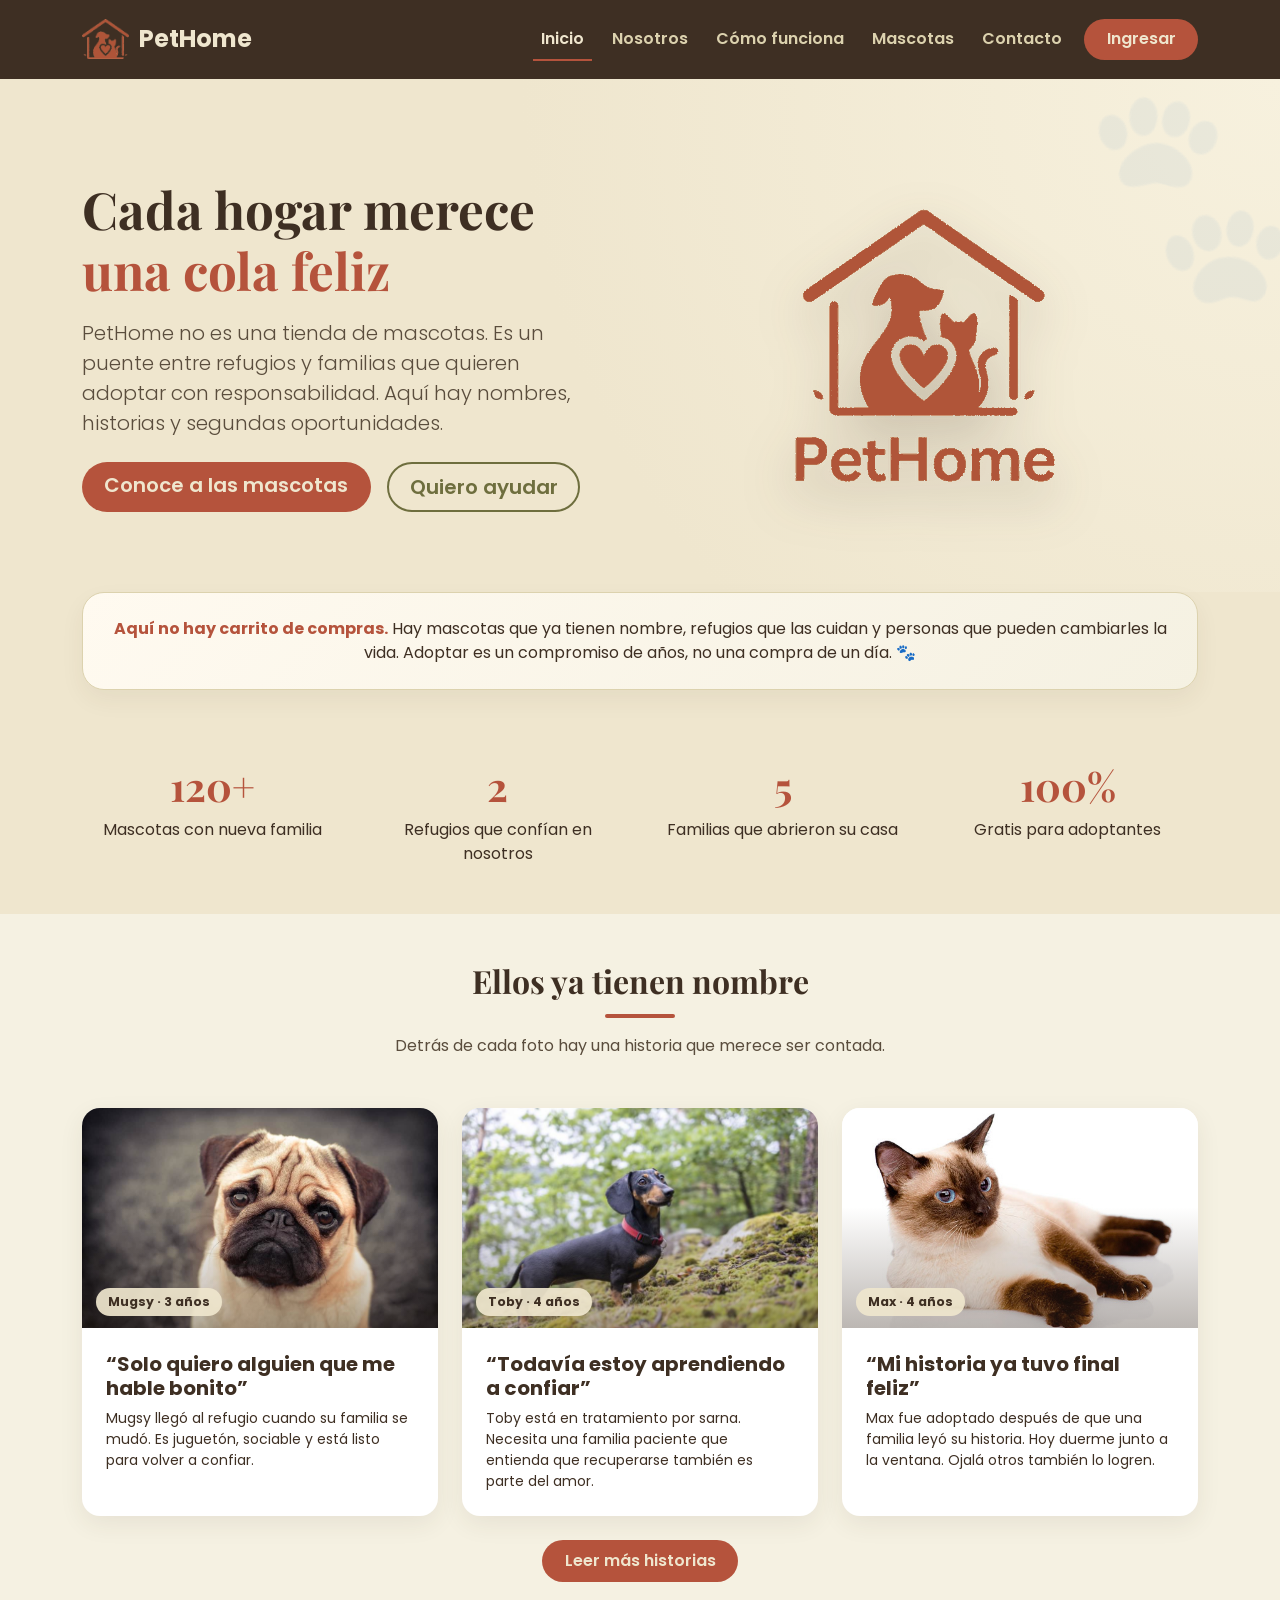
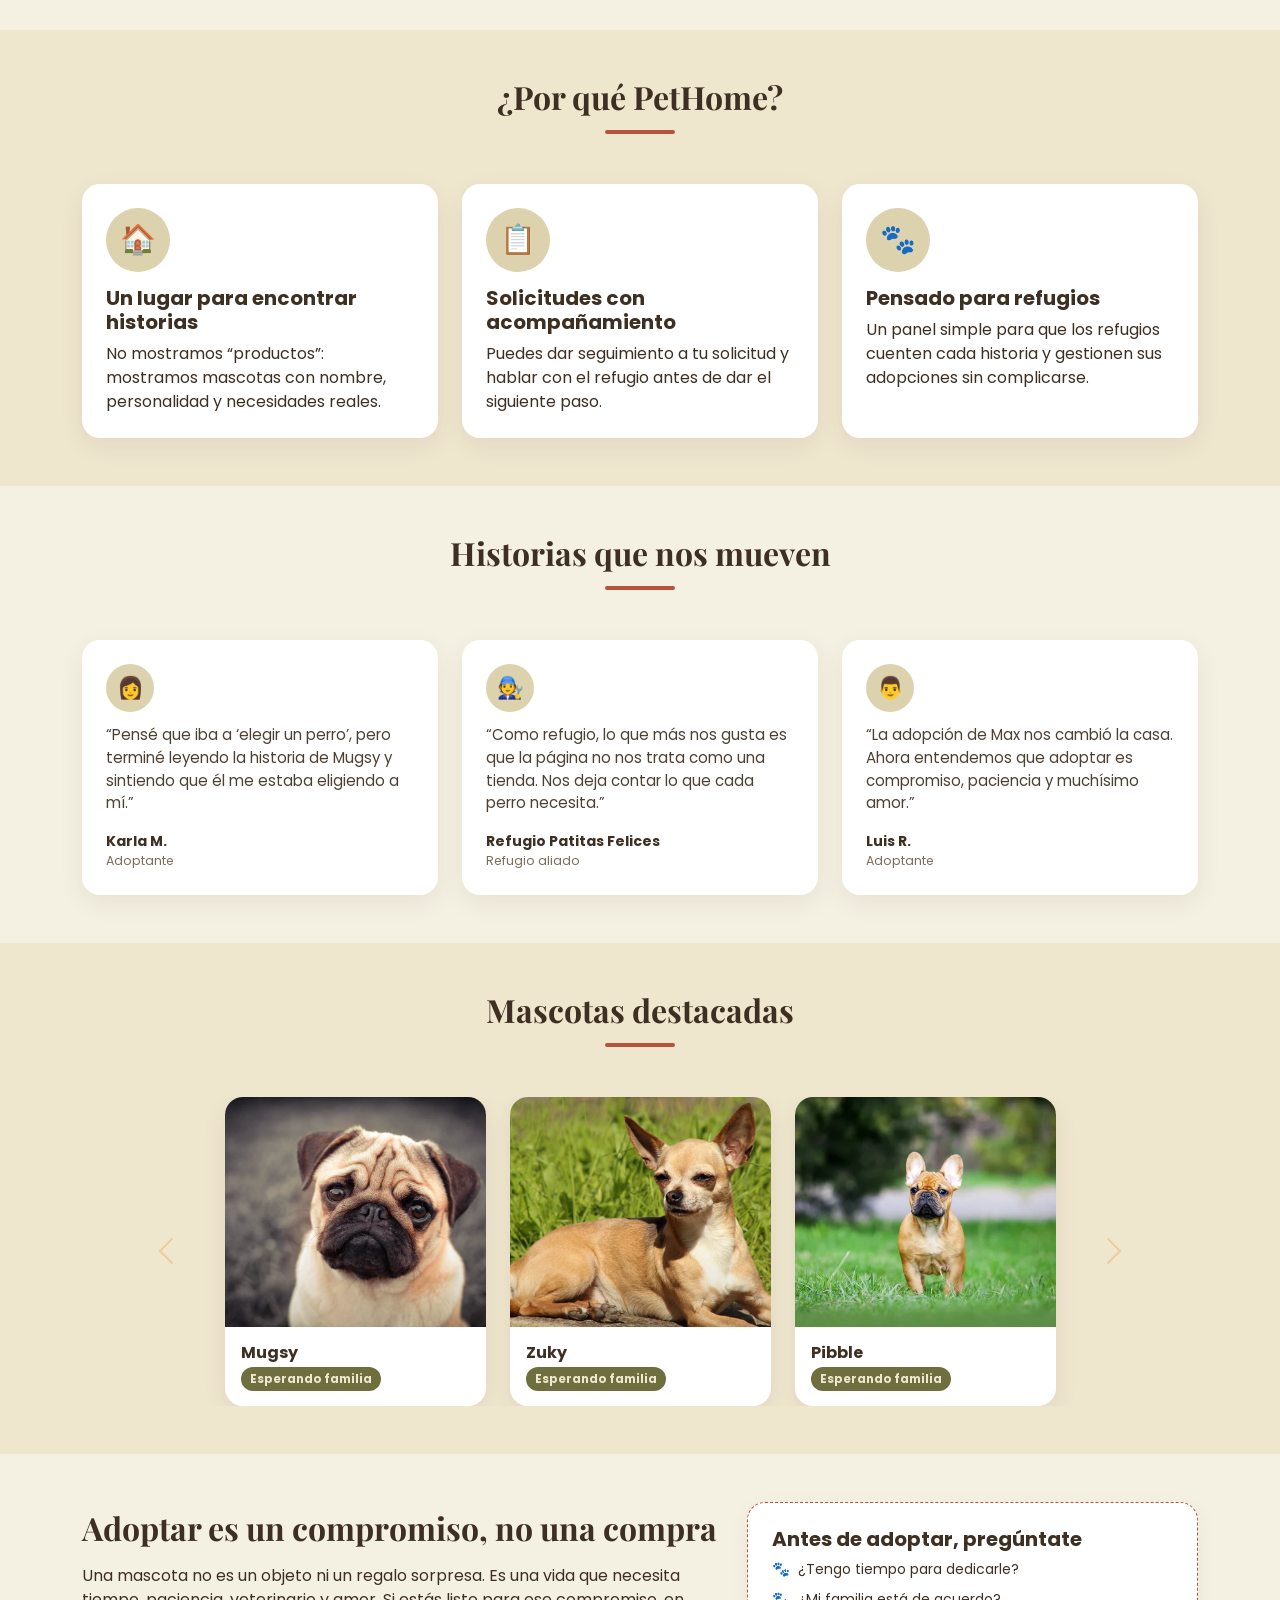
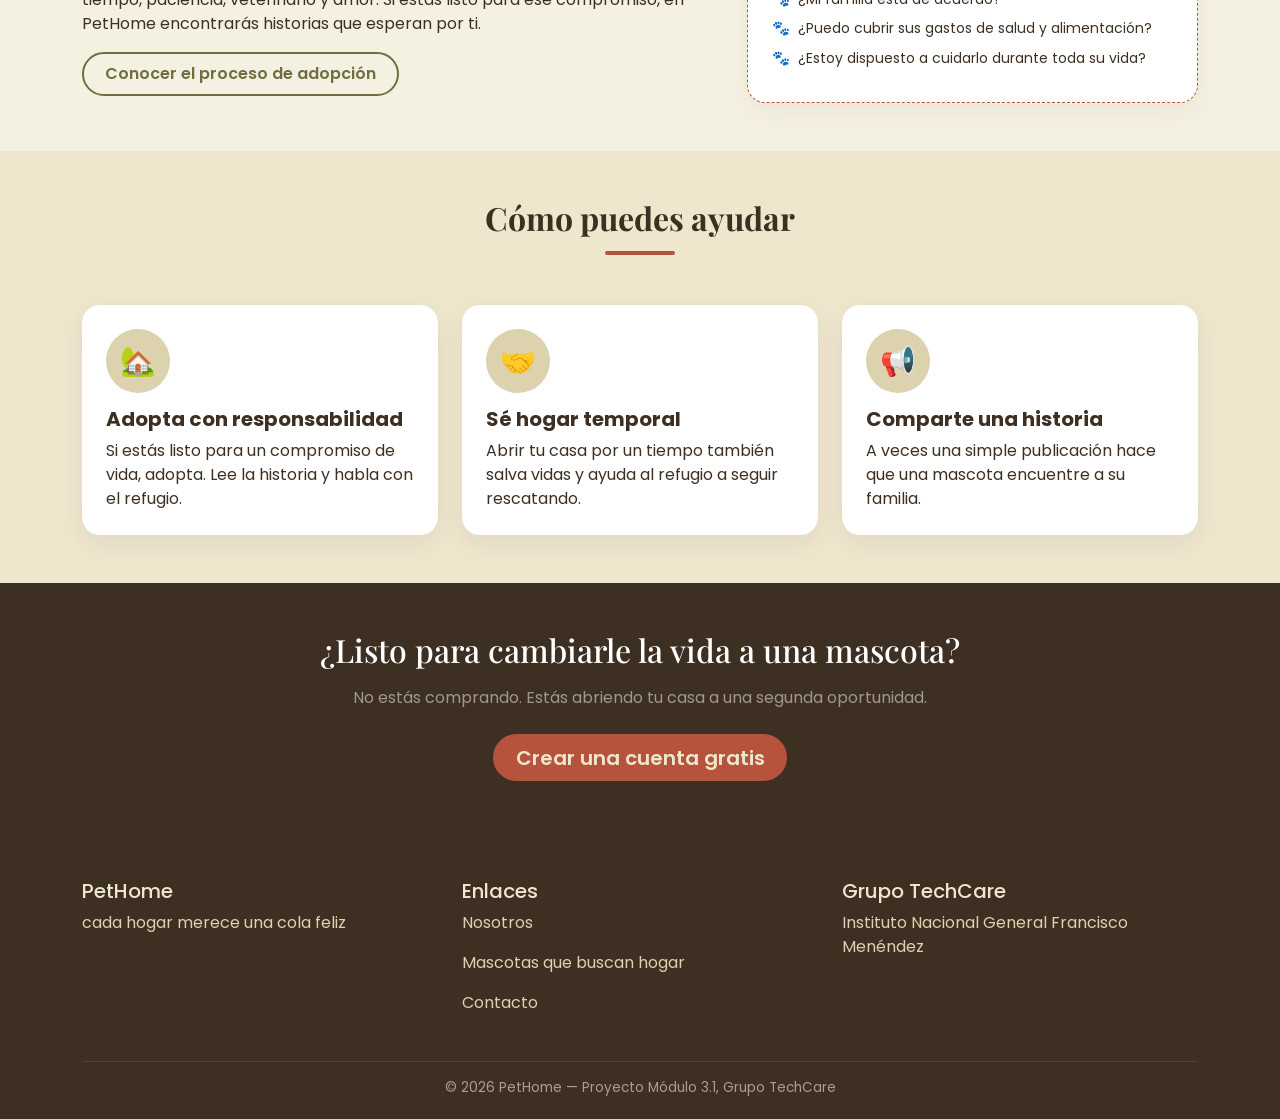
<file: index.html>
<!DOCTYPE html>
<html lang="es">
<head>
<meta charset="UTF-8">
<meta name="viewport" content="width=device-width, initial-scale=1.0">
<title>PetHome</title>
<link rel="icon" href="logo-icon.png">
<link href="https://cdn.jsdelivr.net/npm/bootstrap@5.3.3/dist/css/bootstrap.min.css" rel="stylesheet">
<link href="https://fonts.googleapis.com/css2?family=Playfair+Display:wght@700&family=Poppins:wght@400;500;600;700&display=swap" rel="stylesheet">
<link rel="stylesheet" href="style.css">
</head>
<body>

<nav class="navbar navbar-expand-lg navbar-pethome">
  <div class="container">
    <a class="navbar-brand" href="index.html"><img src="logo-icon.png" alt="PetHome">PetHome</a>
    <button class="navbar-toggler" type="button" data-bs-toggle="collapse" data-bs-target="#navMenu">
      <span class="navbar-toggler-icon"></span>
    </button>
    <div class="collapse navbar-collapse" id="navMenu">
      <ul class="navbar-nav ms-auto align-items-lg-center">
        <li class="nav-item"><a class="nav-link active" href="index.html">Inicio</a></li>
        <li class="nav-item"><a class="nav-link" href="nosotros.html">Nosotros</a></li>
        <li class="nav-item"><a class="nav-link" href="como-funciona.html">Cómo funciona</a></li>
        <li class="nav-item"><a class="nav-link" href="catalogo.html">Mascotas</a></li>
        <li class="nav-item"><a class="nav-link" href="contacto.html">Contacto</a></li>
        <li class="nav-item ms-lg-2"><a class="btn btn-cta" href="login.html">Ingresar</a></li>
      </ul>
    </div>
  </div>
</nav>

<section class="hero">
  <div class="container">
    <div class="row align-items-center">
      <div class="col-lg-6 reveal">
        <h1>Cada hogar merece <span class="accent">una cola feliz</span></h1>
        <p class="lead mt-3 mb-4">
          PetHome no es una tienda de mascotas. Es un puente entre refugios y familias que quieren adoptar con responsabilidad.
          Aquí hay nombres, historias y segundas oportunidades.
        </p>
        <div class="d-flex gap-3 flex-wrap">
          <a href="catalogo.html" class="btn btn-cta btn-lg">Conoce a las mascotas</a>
          <a href="contacto.html" class="btn btn-outline-pethome btn-lg">Quiero ayudar</a>
        </div>
      </div>
      <div class="col-lg-6 text-center mt-5 mt-lg-0 reveal">
        <img src="logo-full.png" alt="PetHome" class="hero-logo img-fluid">
      </div>
    </div>
  </div>
</section>

<section class="pb-4">
  <div class="container reveal">
    <div class="human-strip text-center">
      <strong>Aquí no hay carrito de compras.</strong> Hay mascotas que ya tienen nombre, refugios que las cuidan
      y personas que pueden cambiarles la vida. Adoptar es un compromiso de años, no una compra de un día. 🐾
    </div>
  </div>
</section>

<section class="py-5">
  <div class="container">
    <div class="row text-center g-4">
      <div class="col-6 col-md-3 reveal">
        <h2 class="display-6 fw-bold" style="color:var(--ladrillo)">120+</h2>
        <p class="mb-0">Mascotas con nueva familia</p>
      </div>
      <div class="col-6 col-md-3 reveal">
        <h2 class="display-6 fw-bold" style="color:var(--ladrillo)">2</h2>
        <p class="mb-0">Refugios que confían en nosotros</p>
      </div>
      <div class="col-6 col-md-3 reveal">
        <h2 class="display-6 fw-bold" style="color:var(--ladrillo)">5</h2>
        <p class="mb-0">Familias que abrieron su casa</p>
      </div>
      <div class="col-6 col-md-3 reveal">
        <h2 class="display-6 fw-bold" style="color:var(--ladrillo)">100%</h2>
        <p class="mb-0">Gratis para adoptantes</p>
      </div>
    </div>
  </div>
</section>

<section class="py-5 bg-oliva-suave">
  <div class="container">
    <div class="section-title reveal">
      <h2>Ellos ya tienen nombre</h2>
      <div class="divider"></div>
      <p class="texto-humano mt-3">Detrás de cada foto hay una historia que merece ser contada.</p>
    </div>

    <div class="row g-4">
      <div class="col-md-4 reveal">
        <div class="card-pethome story-card">
          <div class="story-photo" style="background-image:url('pug.jpg');">
            <span class="story-label">Mugsy · 3 años</span>
          </div>
          <div class="p-4">
            <h5 class="fw-bold">“Solo quiero alguien que me hable bonito”</h5>
            <p class="small mb-0">Mugsy llegó al refugio cuando su familia se mudó. Es juguetón, sociable y está listo para volver a confiar.</p>
          </div>
        </div>
      </div>

      <div class="col-md-4 reveal">
        <div class="card-pethome story-card">
          <div class="story-photo" style="background-image:url('salchi.jpeg');">
            <span class="story-label">Toby · 4 años</span>
          </div>
          <div class="p-4">
            <h5 class="fw-bold">“Todavía estoy aprendiendo a confiar”</h5>
            <p class="small mb-0">Toby está en tratamiento por sarna. Necesita una familia paciente que entienda que recuperarse también es parte del amor.</p>
          </div>
        </div>
      </div>

      <div class="col-md-4 reveal">
        <div class="card-pethome story-card">
          <div class="story-photo" style="background-image:url('sia.jpg');">
            <span class="story-label">Max · 4 años</span>
          </div>
          <div class="p-4">
            <h5 class="fw-bold">“Mi historia ya tuvo final feliz”</h5>
            <p class="small mb-0">Max fue adoptado después de que una familia leyó su historia. Hoy duerme junto a la ventana. Ojalá otros también lo logren.</p>
          </div>
        </div>
      </div>
    </div>

    <div class="text-center mt-4 reveal">
      <a href="catalogo.html" class="btn btn-cta">Leer más historias</a>
    </div>
  </div>
</section>

<section class="py-5">
  <div class="container">
    <div class="section-title reveal">
      <h2>¿Por qué PetHome?</h2>
      <div class="divider"></div>
    </div>
    <div class="row g-4">
      <div class="col-md-4 reveal">
        <div class="card-pethome p-4">
          <div class="icon-circle">🏠</div>
          <h5 class="fw-bold">Un lugar para encontrar historias</h5>
          <p class="mb-0">No mostramos “productos”: mostramos mascotas con nombre, personalidad y necesidades reales.</p>
        </div>
      </div>
      <div class="col-md-4 reveal">
        <div class="card-pethome p-4">
          <div class="icon-circle">📋</div>
          <h5 class="fw-bold">Solicitudes con acompañamiento</h5>
          <p class="mb-0">Puedes dar seguimiento a tu solicitud y hablar con el refugio antes de dar el siguiente paso.</p>
        </div>
      </div>
      <div class="col-md-4 reveal">
        <div class="card-pethome p-4">
          <div class="icon-circle">🐾</div>
          <h5 class="fw-bold">Pensado para refugios</h5>
          <p class="mb-0">Un panel simple para que los refugios cuenten cada historia y gestionen sus adopciones sin complicarse.</p>
        </div>
      </div>
    </div>
  </div>
</section>

<section class="py-5 bg-oliva-suave">
  <div class="container">
    <div class="section-title reveal">
      <h2>Historias que nos mueven</h2>
      <div class="divider"></div>
    </div>
    <div class="row g-4">
      <div class="col-md-4 reveal">
        <div class="testimonial-card">
          <div class="avatar-emoji">👩</div>
          <p>“Pensé que iba a ‘elegir un perro’, pero terminé leyendo la historia de Mugsy y sintiendo que él me estaba eligiendo a mí.”</p>
          <div class="nombre">Karla M.</div>
          <div class="rol">Adoptante</div>
        </div>
      </div>
      <div class="col-md-4 reveal">
        <div class="testimonial-card">
          <div class="avatar-emoji">🧑‍🔧</div>
          <p>“Como refugio, lo que más nos gusta es que la página no nos trata como una tienda. Nos deja contar lo que cada perro necesita.”</p>
          <div class="nombre">Refugio Patitas Felices</div>
          <div class="rol">Refugio aliado</div>
        </div>
      </div>
      <div class="col-md-4 reveal">
        <div class="testimonial-card">
          <div class="avatar-emoji">👨</div>
          <p>“La adopción de Max nos cambió la casa. Ahora entendemos que adoptar es compromiso, paciencia y muchísimo amor.”</p>
          <div class="nombre">Luis R.</div>
          <div class="rol">Adoptante</div>
        </div>
      </div>
    </div>
  </div>
</section>

<section class="py-5">
  <div class="container">
    <div class="section-title reveal">
      <h2>Mascotas destacadas</h2>
      <div class="divider"></div>
    </div>
    <div id="carouselMascotas" class="carousel slide reveal" data-bs-ride="carousel">
      <div class="carousel-inner">
        <div class="carousel-item active">
          <div class="row g-4 justify-content-center">
            <div class="col-md-3">
              <div class="card-pethome">
                <div class="pet-photo" style="background-image:url('pug.jpg');"></div>
                <div class="p-3">
                  <h6 class="fw-bold mb-1">Mugsy</h6>
                  <span class="badge-estado badge-disponible">Esperando familia</span>
                </div>
              </div>
            </div>
            <div class="col-md-3">
              <div class="card-pethome">
                <div class="pet-photo" style="background-image:url('chi.jpg');"></div>
                <div class="p-3">
                  <h6 class="fw-bold mb-1">Zuky</h6>
                  <span class="badge-estado badge-disponible">Esperando familia</span>
                </div>
              </div>
            </div>
            <div class="col-md-3">
              <div class="card-pethome">
                <div class="pet-photo" style="background-image:url('french.jpg');"></div>
                <div class="p-3">
                  <h6 class="fw-bold mb-1">Pibble</h6>
                  <span class="badge-estado badge-disponible">Esperando familia</span>
                </div>
              </div>
            </div>
          </div>
        </div>
        <div class="carousel-item">
          <div class="row g-4 justify-content-center">
            <div class="col-md-3">
              <div class="card-pethome">
                <div class="pet-photo" style="background-image:url('salchi.jpeg');"></div>
                <div class="p-3">
                  <h6 class="fw-bold mb-1">Toby</h6>
                  <span class="badge-estado badge-proceso">En tratamiento</span>
                </div>
              </div>
            </div>
            <div class="col-md-3">
              <div class="card-pethome">
                <div class="pet-photo" style="background-image:url('sia.jpg');"></div>
                <div class="p-3">
                  <h6 class="fw-bold mb-1">Max</h6>
                  <span class="badge-estado badge-adoptado">Ya tiene familia</span>
                </div>
              </div>
            </div>
          </div>
        </div>
      </div>
      <button class="carousel-control-prev" type="button" data-bs-target="#carouselMascotas" data-bs-slide="prev">
        <span class="carousel-control-prev-icon" style="filter:invert(0.4) sepia(1) saturate(2) hue-rotate(-10deg);"></span>
      </button>
      <button class="carousel-control-next" type="button" data-bs-target="#carouselMascotas" data-bs-slide="next">
        <span class="carousel-control-next-icon" style="filter:invert(0.4) sepia(1) saturate(2) hue-rotate(-10deg);"></span>
      </button>
    </div>
  </div>
</section>

<section class="py-5 bg-oliva-suave">
  <div class="container">
    <div class="row g-4 align-items-center">
      <div class="col-lg-7 reveal">
        <h2 class="fw-bold mb-3">Adoptar es un compromiso, no una compra</h2>
        <p class="mb-3">
          Una mascota no es un objeto ni un regalo sorpresa. Es una vida que necesita tiempo, paciencia, veterinario y amor.
          Si estás listo para ese compromiso, en PetHome encontrarás historias que esperan por ti.
        </p>
        <a href="como-funciona.html" class="btn btn-outline-pethome">Conocer el proceso de adopción</a>
      </div>
      <div class="col-lg-5 reveal">
        <div class="compromiso-box">
          <h5 class="fw-bold">Antes de adoptar, pregúntate</h5>
          <ul class="check-list small">
            <li>¿Tengo tiempo para dedicarle?</li>
            <li>¿Mi familia está de acuerdo?</li>
            <li>¿Puedo cubrir sus gastos de salud y alimentación?</li>
            <li>¿Estoy dispuesto a cuidarlo durante toda su vida?</li>
          </ul>
        </div>
      </div>
    </div>
  </div>
</section>

<section class="py-5">
  <div class="container">
    <div class="section-title reveal">
      <h2>Cómo puedes ayudar</h2>
      <div class="divider"></div>
    </div>
    <div class="row g-4">
      <div class="col-md-4 reveal">
        <div class="card-pethome p-4">
          <div class="icon-circle">🏡</div>
          <h5 class="fw-bold">Adopta con responsabilidad</h5>
          <p class="mb-0">Si estás listo para un compromiso de vida, adopta. Lee la historia y habla con el refugio.</p>
        </div>
      </div>
      <div class="col-md-4 reveal">
        <div class="card-pethome p-4">
          <div class="icon-circle">🤝</div>
          <h5 class="fw-bold">Sé hogar temporal</h5>
          <p class="mb-0">Abrir tu casa por un tiempo también salva vidas y ayuda al refugio a seguir rescatando.</p>
        </div>
      </div>
      <div class="col-md-4 reveal">
        <div class="card-pethome p-4">
          <div class="icon-circle">📢</div>
          <h5 class="fw-bold">Comparte una historia</h5>
          <p class="mb-0">A veces una simple publicación hace que una mascota encuentre a su familia.</p>
        </div>
      </div>
    </div>
  </div>
</section>

<section class="py-5" style="background: var(--cafe);">
  <div class="container text-center reveal">
    <h2 class="text-white mb-3">¿Listo para cambiarle la vida a una mascota?</h2>
    <p class="text-white-50 mb-4">No estás comprando. Estás abriendo tu casa a una segunda oportunidad.</p>
    <a href="login.html" class="btn btn-cta btn-lg">Crear una cuenta gratis</a>
  </div>
</section>

<footer class="footer-pethome">
  <div class="container">
    <div class="row g-4">
      <div class="col-md-4">
        <h5>PetHome</h5>
        <p>cada hogar merece una cola feliz</p>
      </div>
      <div class="col-md-4">
        <h5>Enlaces</h5>
        <p><a href="nosotros.html">Nosotros</a></p>
        <p><a href="catalogo.html">Mascotas que buscan hogar</a></p>
        <p><a href="contacto.html">Contacto</a></p>
      </div>
      <div class="col-md-4">
        <h5>Grupo TechCare</h5>
        <p class="mb-0">Instituto Nacional General Francisco Menéndez</p>
      </div>
    </div>
    <div class="footer-bottom">© 2026 PetHome — Proyecto Módulo 3.1, Grupo TechCare</div>
  </div>
</footer>

<script src="https://cdn.jsdelivr.net/npm/bootstrap@5.3.3/dist/js/bootstrap.bundle.min.js"></script>
<script src="script.js"></script>
</body>
</html>
</file>
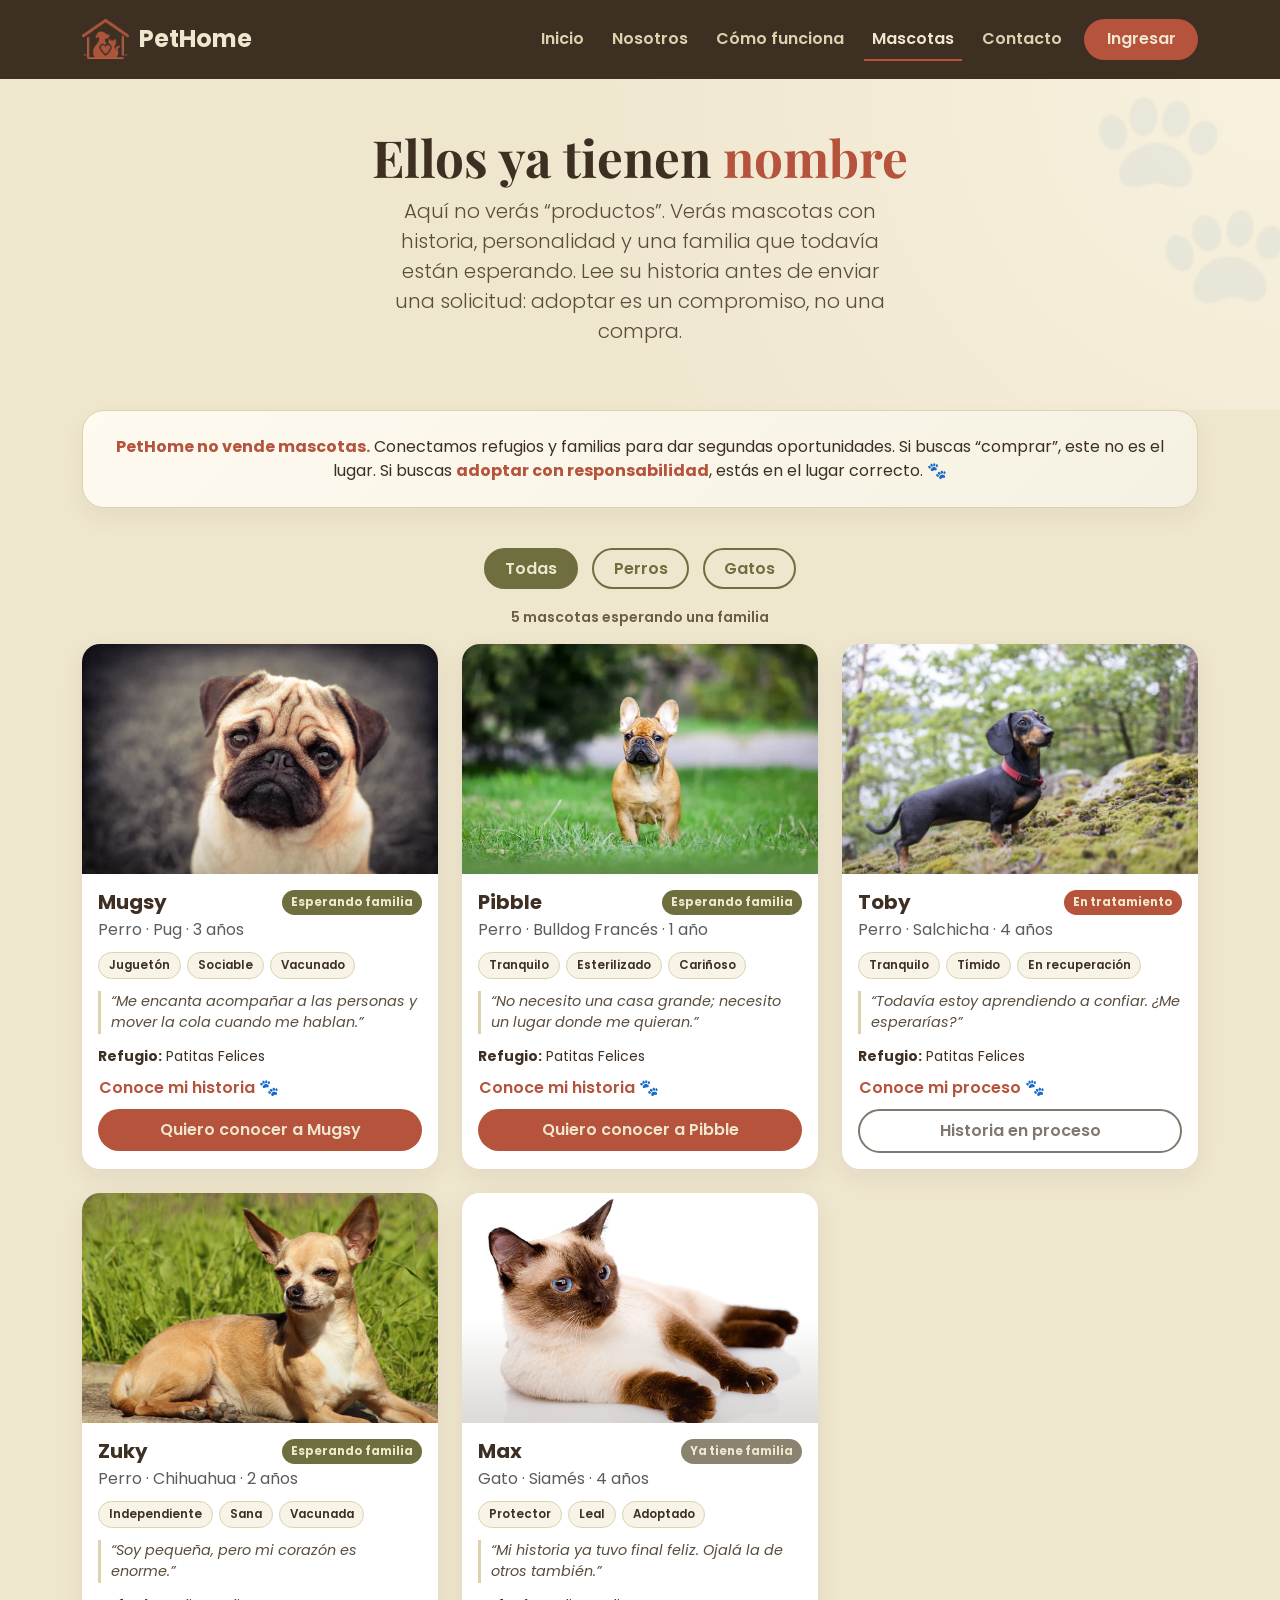
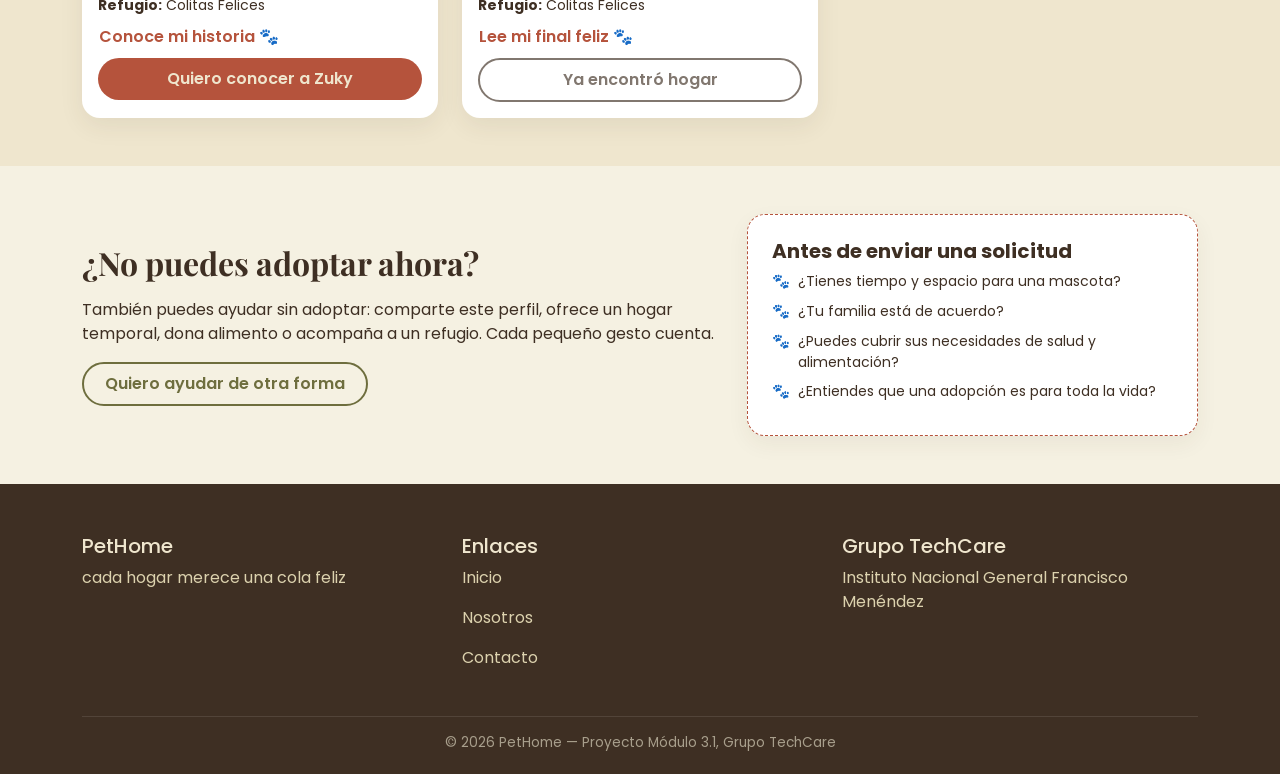
<file: catalogo.html>
<!DOCTYPE html>
<html lang="es">
<head>
<meta charset="UTF-8">
<meta name="viewport" content="width=device-width, initial-scale=1.0">
<title>Mascotas que buscan hogar - PetHome</title>
<link rel="icon" href="logo-icon.png">
<link href="https://cdn.jsdelivr.net/npm/bootstrap@5.3.3/dist/css/bootstrap.min.css" rel="stylesheet">
<link href="https://fonts.googleapis.com/css2?family=Playfair+Display:wght@700&family=Poppins:wght@400;500;600;700&display=swap" rel="stylesheet">
<link rel="stylesheet" href="style.css">
</head>
<body>

<nav class="navbar navbar-expand-lg navbar-pethome">
  <div class="container">
    <a class="navbar-brand" href="index.html"><img src="logo-icon.png" alt="PetHome">PetHome</a>
    <button class="navbar-toggler" type="button" data-bs-toggle="collapse" data-bs-target="#navMenu">
      <span class="navbar-toggler-icon"></span>
    </button>
    <div class="collapse navbar-collapse" id="navMenu">
      <ul class="navbar-nav ms-auto align-items-lg-center">
        <li class="nav-item"><a class="nav-link" href="index.html">Inicio</a></li>
        <li class="nav-item"><a class="nav-link" href="nosotros.html">Nosotros</a></li>
        <li class="nav-item"><a class="nav-link" href="como-funciona.html">Cómo funciona</a></li>
        <li class="nav-item"><a class="nav-link active" href="catalogo.html">Mascotas</a></li>
        <li class="nav-item"><a class="nav-link" href="contacto.html">Contacto</a></li>
        <li class="nav-item ms-lg-2"><a class="btn btn-cta" href="login.html">Ingresar</a></li>
      </ul>
    </div>
  </div>
</nav>

<section class="hero py-5">
  <div class="container text-center reveal">
    <h1>Ellos ya tienen <span class="accent">nombre</span></h1>
    <p class="lead mx-auto">
      Aquí no verás “productos”. Verás mascotas con historia, personalidad y una familia que todavía están esperando.
      Lee su historia antes de enviar una solicitud: adoptar es un compromiso, no una compra.
    </p>
  </div>
</section>

<section class="pb-4">
  <div class="container reveal">
    <div class="human-strip text-center">
      <strong>PetHome no vende mascotas.</strong> Conectamos refugios y familias para dar segundas oportunidades.
      Si buscas “comprar”, este no es el lugar. Si buscas <strong>adoptar con responsabilidad</strong>, estás en el lugar correcto. 🐾
    </div>
  </div>
</section>

<section class="py-3">
  <div class="container text-center reveal">
    <button class="filtro-btn active" data-especie="todas">Todas</button>
    <button class="filtro-btn" data-especie="perro">Perros</button>
    <button class="filtro-btn" data-especie="gato">Gatos</button>
    <p id="filtro-contador" class="small mt-2 mb-0"></p>
  </div>
</section>

<section class="pb-5">
  <div class="container">
    <div class="row g-4">

      <!-- MUGSY -->
      <div class="col-md-4 pet-card-item reveal" data-especie="perro">
        <div class="card-pethome">
          <div class="pet-photo" style="background-image:url('pug.jpg');"></div>
          <div class="p-3">
            <div class="d-flex justify-content-between align-items-start">
              <h5 class="fw-bold mb-1">Mugsy</h5>
              <span class="badge-estado badge-disponible">Esperando familia</span>
            </div>
            <p class="mb-1 text-muted">Perro · Pug · 3 años</p>
            <div class="pet-personality">
              <span class="pet-tag">Juguetón</span>
              <span class="pet-tag">Sociable</span>
              <span class="pet-tag">Vacunado</span>
            </div>
            <p class="pet-quote">“Me encanta acompañar a las personas y mover la cola cuando me hablan.”</p>
            <p class="mb-2 small"><strong>Refugio:</strong> Patitas Felices</p>

            <button class="btn btn-link-pethome p-0 mb-2" data-bs-toggle="collapse" data-bs-target="#historiaMugsy">
              Conoce mi historia 🐾
            </button>
            <div class="collapse mb-3" id="historiaMugsy">
              <p class="small mb-0">
                Mugsy llegó al refugio cuando su familia tuvo que mudarse a un lugar donde no podían tener mascotas.
                Es un perro cariñoso que disfruta los paseos cortos y las siestas cerca de su persona favorita.
                Busca una familia que le dé tiempo, paciencia y mucho amor.
              </p>
            </div>

            <a href="login.html" class="btn btn-cta w-100">Quiero conocer a Mugsy</a>
          </div>
        </div>
      </div>

      <!-- PIBBLE -->
      <div class="col-md-4 pet-card-item reveal" data-especie="perro">
        <div class="card-pethome">
          <div class="pet-photo" style="background-image:url('french.jpg');"></div>
          <div class="p-3">
            <div class="d-flex justify-content-between align-items-start">
              <h5 class="fw-bold mb-1">Pibble</h5>
              <span class="badge-estado badge-disponible">Esperando familia</span>
            </div>
            <p class="mb-1 text-muted">Perro · Bulldog Francés · 1 año</p>
            <div class="pet-personality">
              <span class="pet-tag">Tranquilo</span>
              <span class="pet-tag">Esterilizado</span>
              <span class="pet-tag">Cariñoso</span>
            </div>
            <p class="pet-quote">“No necesito una casa grande; necesito un lugar donde me quieran.”</p>
            <p class="mb-2 small"><strong>Refugio:</strong> Patitas Felices</p>

            <button class="btn btn-link-pethome p-0 mb-2" data-bs-toggle="collapse" data-bs-target="#historiaPibble">
              Conoce mi historia 🐾
            </button>
            <div class="collapse mb-3" id="historiaPibble">
              <p class="small mb-0">
                Pibble es un perrito calmado que se adapta bien a departamentos. Le encanta dormir cerca de las personas
                y salir a caminar sin prisa. Está esterilizado y listo para una familia que valore la tranquilidad.
              </p>
            </div>

            <a href="login.html" class="btn btn-cta w-100">Quiero conocer a Pibble</a>
          </div>
        </div>
      </div>

      <!-- TOBY -->
      <div class="col-md-4 pet-card-item reveal" data-especie="perro">
        <div class="card-pethome">
          <div class="pet-photo" style="background-image:url('salchi.jpeg');"></div>
          <div class="p-3">
            <div class="d-flex justify-content-between align-items-start">
              <h5 class="fw-bold mb-1">Toby</h5>
              <span class="badge-estado badge-proceso">En tratamiento</span>
            </div>
            <p class="mb-1 text-muted">Perro · Salchicha · 4 años</p>
            <div class="pet-personality">
              <span class="pet-tag">Tranquilo</span>
              <span class="pet-tag">Tímido</span>
              <span class="pet-tag">En recuperación</span>
            </div>
            <p class="pet-quote">“Todavía estoy aprendiendo a confiar. ¿Me esperarías?”</p>
            <p class="mb-2 small"><strong>Refugio:</strong> Patitas Felices</p>

            <button class="btn btn-link-pethome p-0 mb-2" data-bs-toggle="collapse" data-bs-target="#historiaToby">
              Conoce mi proceso 🐾
            </button>
            <div class="collapse mb-3" id="historiaToby">
              <p class="small mb-0">
                Toby está en tratamiento por sarna. Es un perro noble, un poco tímido, que necesita una familia paciente
                que entienda que la recuperación también es parte del amor. Cuando te conozca, seguro te ganará el corazón.
              </p>
            </div>

            <button class="btn btn-outline-pethome w-100" disabled>Historia en proceso</button>
          </div>
        </div>
      </div>

      <!-- ZUKY -->
      <div class="col-md-4 pet-card-item reveal" data-especie="perro">
        <div class="card-pethome">
          <div class="pet-photo" style="background-image:url('chi.jpg');"></div>
          <div class="p-3">
            <div class="d-flex justify-content-between align-items-start">
              <h5 class="fw-bold mb-1">Zuky</h5>
              <span class="badge-estado badge-disponible">Esperando familia</span>
            </div>
            <p class="mb-1 text-muted">Perro · Chihuahua · 2 años</p>
            <div class="pet-personality">
              <span class="pet-tag">Independiente</span>
              <span class="pet-tag">Sana</span>
              <span class="pet-tag">Vacunada</span>
            </div>
            <p class="pet-quote">“Soy pequeña, pero mi corazón es enorme.”</p>
            <p class="mb-2 small"><strong>Refugio:</strong> Colitas Felices</p>

            <button class="btn btn-link-pethome p-0 mb-2" data-bs-toggle="collapse" data-bs-target="#historiaZuky">
              Conoce mi historia 🐾
            </button>
            <div class="collapse mb-3" id="historiaZuky">
              <p class="small mb-0">
                Zuky es una perrita independiente que disfruta su espacio, pero también sabe demostrar cariño cuando
                confía. Está sana, vacunada y busca una familia que respete su ritmo y le dé un hogar seguro.
              </p>
            </div>

            <a href="login.html" class="btn btn-cta w-100">Quiero conocer a Zuky</a>
          </div>
        </div>
      </div>

      <!-- MAX -->
      <div class="col-md-4 pet-card-item reveal" data-especie="gato">
        <div class="card-pethome">
          <div class="pet-photo" style="background-image:url('sia.jpg');"></div>
          <div class="p-3">
            <div class="d-flex justify-content-between align-items-start">
              <h5 class="fw-bold mb-1">Max</h5>
              <span class="badge-estado badge-adoptado">Ya tiene familia</span>
            </div>
            <p class="mb-1 text-muted">Gato · Siamés · 4 años</p>
            <div class="pet-personality">
              <span class="pet-tag">Protector</span>
              <span class="pet-tag">Leal</span>
              <span class="pet-tag">Adoptado</span>
            </div>
            <p class="pet-quote">“Mi historia ya tuvo final feliz. Ojalá la de otros también.”</p>
            <p class="mb-2 small"><strong>Refugio:</strong> Colitas Felices</p>

            <button class="btn btn-link-pethome p-0 mb-2" data-bs-toggle="collapse" data-bs-target="#historiaMax">
              Lee mi final feliz 🐾
            </button>
            <div class="collapse mb-3" id="historiaMax">
              <p class="small mb-0">
                Max fue adoptado por una familia que lo eligió después de leer su historia. Hoy duerme en una cama
                junto a la ventana y tiene un humano favorito. Su caso nos recuerda por qué hacemos esto.
              </p>
            </div>

            <button class="btn btn-outline-pethome w-100" disabled>Ya encontró hogar</button>
          </div>
        </div>
      </div>

    </div>
  </div>
</section>

<section class="py-5 bg-oliva-suave">
  <div class="container">
    <div class="row align-items-center g-4">
      <div class="col-lg-7 reveal">
        <h2 class="fw-bold mb-3">¿No puedes adoptar ahora?</h2>
        <p class="mb-3">
          También puedes ayudar sin adoptar: comparte este perfil, ofrece un hogar temporal,
          dona alimento o acompaña a un refugio. Cada pequeño gesto cuenta.
        </p>
        <a href="contacto.html" class="btn btn-outline-pethome">Quiero ayudar de otra forma</a>
      </div>
      <div class="col-lg-5 reveal">
        <div class="compromiso-box">
          <h5 class="fw-bold">Antes de enviar una solicitud</h5>
          <ul class="check-list small">
            <li>¿Tienes tiempo y espacio para una mascota?</li>
            <li>¿Tu familia está de acuerdo?</li>
            <li>¿Puedes cubrir sus necesidades de salud y alimentación?</li>
            <li>¿Entiendes que una adopción es para toda la vida?</li>
          </ul>
        </div>
      </div>
    </div>
  </div>
</section>

<footer class="footer-pethome">
  <div class="container">
    <div class="row g-4">
      <div class="col-md-4">
        <h5>PetHome</h5>
        <p>cada hogar merece una cola feliz</p>
      </div>
      <div class="col-md-4">
        <h5>Enlaces</h5>
        <p><a href="index.html">Inicio</a></p>
        <p><a href="nosotros.html">Nosotros</a></p>
        <p><a href="contacto.html">Contacto</a></p>
      </div>
      <div class="col-md-4">
        <h5>Grupo TechCare</h5>
        <p class="mb-0">Instituto Nacional General Francisco Menéndez</p>
      </div>
    </div>
    <div class="footer-bottom">© 2026 PetHome — Proyecto Módulo 3.1, Grupo TechCare</div>
  </div>
</footer>

<script src="https://cdn.jsdelivr.net/npm/bootstrap@5.3.3/dist/js/bootstrap.bundle.min.js"></script>
<script src="script.js"></script>
</body>
</html>
</file>
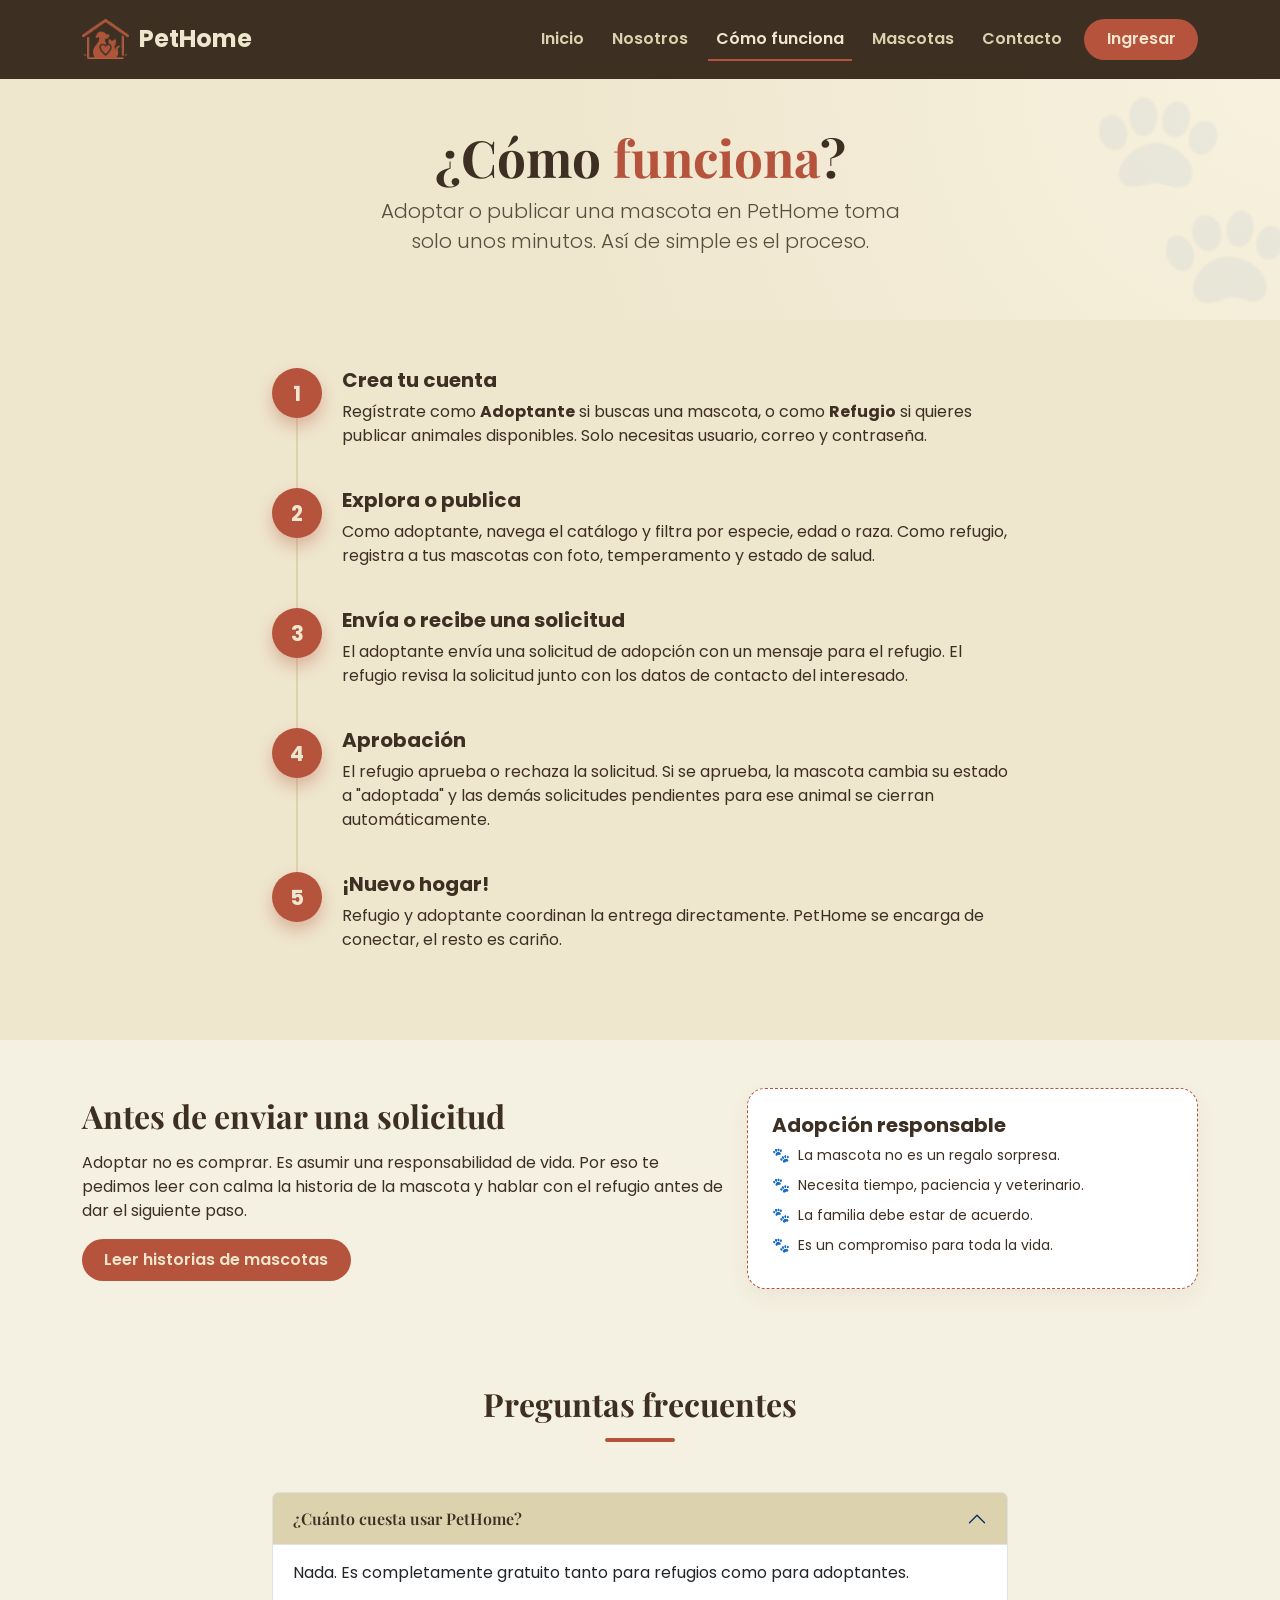
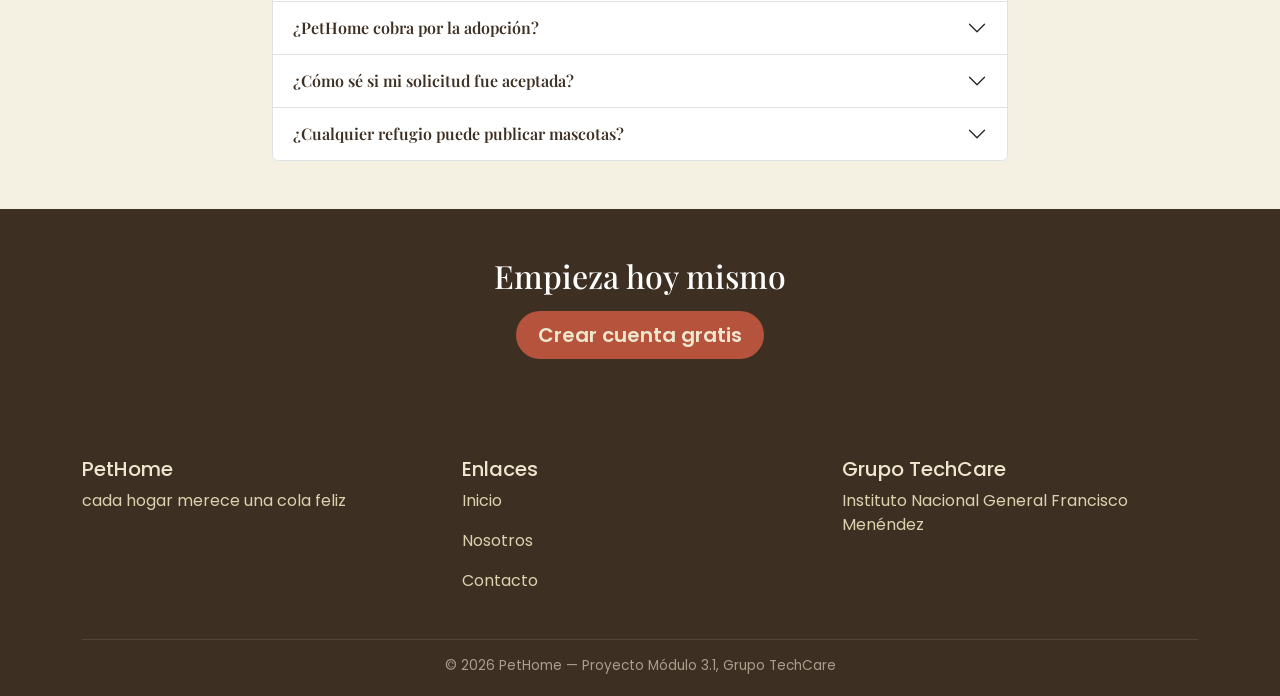
<file: como-funciona.html>
<!DOCTYPE html>
<html lang="es">
<head>
<meta charset="UTF-8">
<meta name="viewport" content="width=device-width, initial-scale=1.0">
<title>Cómo funciona - PetHome</title>
<link rel="icon" href="logo-icon.png">
<link href="https://cdn.jsdelivr.net/npm/bootstrap@5.3.3/dist/css/bootstrap.min.css" rel="stylesheet">
<link href="https://fonts.googleapis.com/css2?family=Playfair+Display:wght@700&family=Poppins:wght@400;500;600;700&display=swap" rel="stylesheet">
<link rel="stylesheet" href="style.css">
</head>
<body>

<nav class="navbar navbar-expand-lg navbar-pethome">
  <div class="container">
    <a class="navbar-brand" href="index.html"><img src="logo-icon.png" alt="PetHome">PetHome</a>
    <button class="navbar-toggler" type="button" data-bs-toggle="collapse" data-bs-target="#navMenu">
      <span class="navbar-toggler-icon"></span>
    </button>
    <div class="collapse navbar-collapse" id="navMenu">
      <ul class="navbar-nav ms-auto align-items-lg-center">
        <li class="nav-item"><a class="nav-link" href="index.html">Inicio</a></li>
        <li class="nav-item"><a class="nav-link" href="nosotros.html">Nosotros</a></li>
        <li class="nav-item"><a class="nav-link active" href="como-funciona.html">Cómo funciona</a></li>
        <li class="nav-item"><a class="nav-link" href="catalogo.html">Mascotas</a></li>
        <li class="nav-item"><a class="nav-link" href="contacto.html">Contacto</a></li>
        <li class="nav-item ms-lg-2"><a class="btn btn-cta" href="login.html">Ingresar</a></li>
      </ul>
    </div>
  </div>
</nav>

<section class="hero py-5">
  <div class="container text-center reveal">
    <h1>¿Cómo <span class="accent">funciona</span>?</h1>
    <p class="lead mx-auto">Adoptar o publicar una mascota en PetHome toma solo unos minutos. Así de simple es el proceso.</p>
  </div>
</section>

<section class="py-5">
  <div class="container">
    <div class="row">
      <div class="col-lg-8 mx-auto">

        <div class="timeline-step reveal">
          <div class="step-number">1</div>
          <h5 class="fw-bold">Crea tu cuenta</h5>
          <p>Regístrate como <strong>Adoptante</strong> si buscas una mascota, o como <strong>Refugio</strong> si quieres publicar animales disponibles. Solo necesitas usuario, correo y contraseña.</p>
        </div>

        <div class="timeline-step reveal">
          <div class="step-number">2</div>
          <h5 class="fw-bold">Explora o publica</h5>
          <p>Como adoptante, navega el catálogo y filtra por especie, edad o raza. Como refugio, registra a tus mascotas con foto, temperamento y estado de salud.</p>
        </div>

        <div class="timeline-step reveal">
          <div class="step-number">3</div>
          <h5 class="fw-bold">Envía o recibe una solicitud</h5>
          <p>El adoptante envía una solicitud de adopción con un mensaje para el refugio. El refugio revisa la solicitud junto con los datos de contacto del interesado.</p>
        </div>

        <div class="timeline-step reveal">
          <div class="step-number">4</div>
          <h5 class="fw-bold">Aprobación</h5>
          <p>El refugio aprueba o rechaza la solicitud. Si se aprueba, la mascota cambia su estado a "adoptada" y las demás solicitudes pendientes para ese animal se cierran automáticamente.</p>
        </div>

        <div class="timeline-step reveal">
          <div class="step-number">5</div>
          <h5 class="fw-bold">¡Nuevo hogar!</h5>
          <p>Refugio y adoptante coordinan la entrega directamente. PetHome se encarga de conectar, el resto es cariño.</p>
        </div>

      </div>
    </div>
  </div>
</section>

<section class="py-5 bg-oliva-suave">
  <div class="container">
    <div class="row g-4 align-items-center">
      <div class="col-lg-7 reveal">
        <h2 class="fw-bold mb-3">Antes de enviar una solicitud</h2>
        <p class="mb-3">
          Adoptar no es comprar. Es asumir una responsabilidad de vida. Por eso te pedimos leer con calma
          la historia de la mascota y hablar con el refugio antes de dar el siguiente paso.
        </p>
        <a href="catalogo.html" class="btn btn-cta">Leer historias de mascotas</a>
      </div>
      <div class="col-lg-5 reveal">
        <div class="compromiso-box">
          <h5 class="fw-bold">Adopción responsable</h5>
          <ul class="check-list small">
            <li>La mascota no es un regalo sorpresa.</li>
            <li>Necesita tiempo, paciencia y veterinario.</li>
            <li>La familia debe estar de acuerdo.</li>
            <li>Es un compromiso para toda la vida.</li>
          </ul>
        </div>
      </div>
    </div>
  </div>
</section>

<section class="py-5 bg-oliva-suave">
  <div class="container">
    <div class="section-title reveal">
      <h2>Preguntas frecuentes</h2>
      <div class="divider"></div>
    </div>
    <div class="row">
      <div class="col-lg-8 mx-auto reveal">
        <div class="accordion accordion-pethome" id="faqAccordion">

          <div class="accordion-item">
            <h2 class="accordion-header">
              <button class="accordion-button" type="button" data-bs-toggle="collapse" data-bs-target="#faq1">
                ¿Cuánto cuesta usar PetHome?
              </button>
            </h2>
            <div id="faq1" class="accordion-collapse collapse show" data-bs-parent="#faqAccordion">
              <div class="accordion-body">Nada. Es completamente gratuito tanto para refugios como para adoptantes.</div>
            </div>
          </div>

          <div class="accordion-item">
            <h2 class="accordion-header">
              <button class="accordion-button collapsed" type="button" data-bs-toggle="collapse" data-bs-target="#faq2">
                ¿PetHome cobra por la adopción?
              </button>
            </h2>
            <div id="faq2" class="accordion-collapse collapse" data-bs-parent="#faqAccordion">
              <div class="accordion-body">No. PetHome no procesa pagos; cualquier acuerdo sobre la adopción se coordina directamente entre el refugio y el adoptante.</div>
            </div>
          </div>

          <div class="accordion-item">
            <h2 class="accordion-header">
              <button class="accordion-button collapsed" type="button" data-bs-toggle="collapse" data-bs-target="#faq3">
                ¿Cómo sé si mi solicitud fue aceptada?
              </button>
            </h2>
            <div id="faq3" class="accordion-collapse collapse" data-bs-parent="#faqAccordion">
              <div class="accordion-body">Puedes consultar el estado de tus solicitudes (pendiente, aprobada o rechazada) desde tu panel de adoptante en cualquier momento.</div>
            </div>
          </div>

          <div class="accordion-item">
            <h2 class="accordion-header">
              <button class="accordion-button collapsed" type="button" data-bs-toggle="collapse" data-bs-target="#faq4">
                ¿Cualquier refugio puede publicar mascotas?
              </button>
            </h2>
            <div id="faq4" class="accordion-collapse collapse" data-bs-parent="#faqAccordion">
              <div class="accordion-body">Sí, cualquier refugio o rescatista independiente puede registrarse y publicar las mascotas que tenga disponibles para adopción.</div>
            </div>
          </div>

        </div>
      </div>
    </div>
  </div>
</section>

<section class="py-5" style="background: var(--cafe);">
  <div class="container text-center reveal">
    <h2 class="text-white mb-3">Empieza hoy mismo</h2>
    <a href="login.html" class="btn btn-cta btn-lg">Crear cuenta gratis</a>
  </div>
</section>

<footer class="footer-pethome">
  <div class="container">
    <div class="row g-4">
      <div class="col-md-4">
        <h5>PetHome</h5>
        <p>cada hogar merece una cola feliz</p>
      </div>
      <div class="col-md-4">
        <h5>Enlaces</h5>
        <p><a href="index.html">Inicio</a></p>
        <p><a href="nosotros.html">Nosotros</a></p>
        <p><a href="contacto.html">Contacto</a></p>
      </div>
      <div class="col-md-4">
        <h5>Grupo TechCare</h5>
        <p class="mb-0">Instituto Nacional General Francisco Menéndez</p>
      </div>
    </div>
    <div class="footer-bottom">© 2026 PetHome — Proyecto Módulo 3.1, Grupo TechCare</div>
  </div>
</footer>

<script src="https://cdn.jsdelivr.net/npm/bootstrap@5.3.3/dist/js/bootstrap.bundle.min.js"></script>
<script src="script.js"></script>
</body>
</html>
</file>
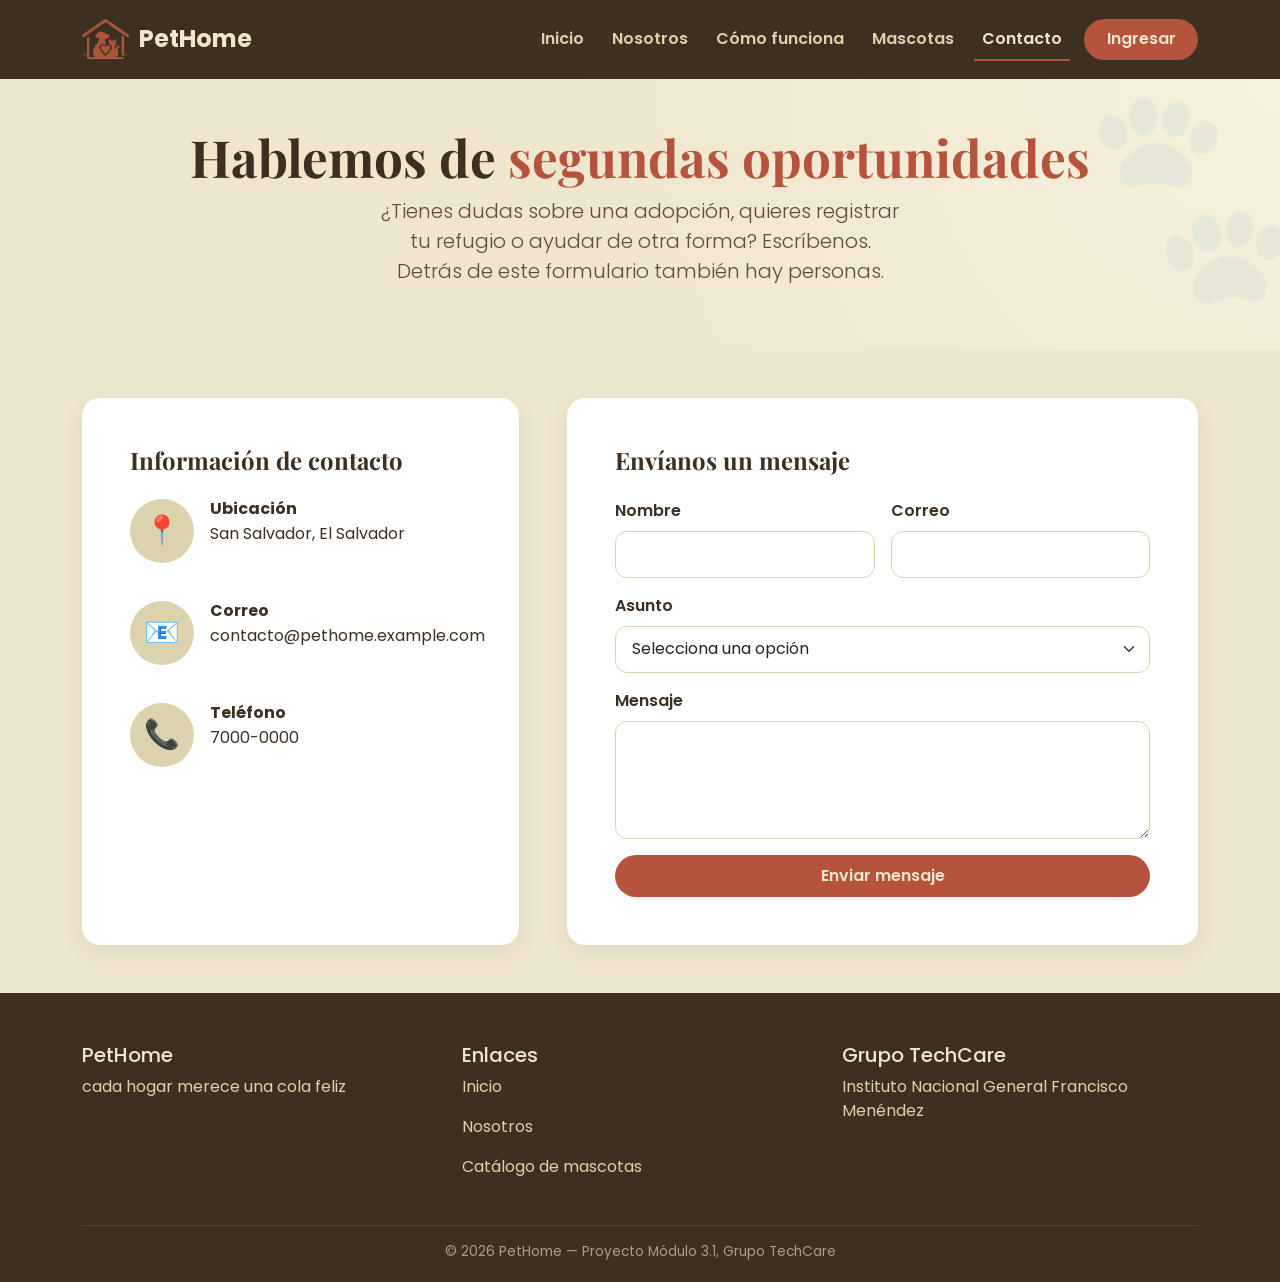
<file: contacto.html>
<!DOCTYPE html>
<html lang="es">
<head>
<meta charset="UTF-8">
<meta name="viewport" content="width=device-width, initial-scale=1.0">
<title>Contacto - PetHome</title>
<link rel="icon" href="logo-icon.png">
<link href="https://cdn.jsdelivr.net/npm/bootstrap@5.3.3/dist/css/bootstrap.min.css" rel="stylesheet">
<link href="https://fonts.googleapis.com/css2?family=Playfair+Display:wght@700&family=Poppins:wght@400;500;600;700&display=swap" rel="stylesheet">
<link rel="stylesheet" href="style.css">
</head>
<body>

<nav class="navbar navbar-expand-lg navbar-pethome">
  <div class="container">
    <a class="navbar-brand" href="index.html"><img src="logo-icon.png" alt="PetHome">PetHome</a>
    <button class="navbar-toggler" type="button" data-bs-toggle="collapse" data-bs-target="#navMenu">
      <span class="navbar-toggler-icon"></span>
    </button>
    <div class="collapse navbar-collapse" id="navMenu">
      <ul class="navbar-nav ms-auto align-items-lg-center">
        <li class="nav-item"><a class="nav-link" href="index.html">Inicio</a></li>
        <li class="nav-item"><a class="nav-link" href="nosotros.html">Nosotros</a></li>
        <li class="nav-item"><a class="nav-link" href="como-funciona.html">Cómo funciona</a></li>
        <li class="nav-item"><a class="nav-link" href="catalogo.html">Mascotas</a></li>
        <li class="nav-item"><a class="nav-link active" href="contacto.html">Contacto</a></li>
        <li class="nav-item ms-lg-2"><a class="btn btn-cta" href="login.html">Ingresar</a></li>
      </ul>
    </div>
  </div>
</nav>

<section class="hero py-5">
  <div class="container text-center reveal">
    <h1>Hablemos de <span class="accent">segundas oportunidades</span></h1>
    <p class="lead mx-auto">
      ¿Tienes dudas sobre una adopción, quieres registrar tu refugio o ayudar de otra forma?
      Escríbenos. Detrás de este formulario también hay personas.
    </p>
  </div>
</section>

<section class="py-5">
  <div class="container">
    <div class="row g-5">

      <div class="col-12 col-lg-5 reveal">
        <div class="card-pethome p-4 p-md-5 h-100">
          <h4 class="fw-bold mb-4">Información de contacto</h4>

          <div class="d-flex align-items-start mb-4">
            <div class="icon-circle me-3 flex-shrink-0">📍</div>
            <div>
              <h6 class="fw-bold mb-1">Ubicación</h6>
              <p class="mb-0">San Salvador, El Salvador</p>
            </div>
          </div>

          <div class="d-flex align-items-start mb-4">
            <div class="icon-circle me-3 flex-shrink-0">📧</div>
            <div>
              <h6 class="fw-bold mb-1">Correo</h6>
              <p class="mb-0">contacto@pethome.example.com</p>
            </div>
          </div>

          <div class="d-flex align-items-start">
            <div class="icon-circle me-3 flex-shrink-0">📞</div>
            <div>
              <h6 class="fw-bold mb-1">Teléfono</h6>
              <p class="mb-0">7000-0000</p>
            </div>
          </div>
        </div>
      </div>

      <div class="col-12 col-lg-7 reveal">
        <div class="card-pethome p-4 p-md-5">
          <h4 class="fw-bold mb-4">Envíanos un mensaje</h4>
          <form class="needs-validation" novalidate>
            <div class="row g-3">
              <div class="col-md-6">
                <label class="form-label fw-semibold">Nombre</label>
                <input type="text" class="form-control form-control-pethome" required>
                <div class="invalid-feedback">Escribe tu nombre.</div>
              </div>
              <div class="col-md-6">
                <label class="form-label fw-semibold">Correo</label>
                <input type="email" class="form-control form-control-pethome" required>
                <div class="invalid-feedback">Escribe un correo válido.</div>
              </div>
              <div class="col-12">
                <label class="form-label fw-semibold">Asunto</label>
                <select class="form-select form-control-pethome" required>
                  <option value="">Selecciona una opción</option>
                  <option>Quiero registrar mi refugio</option>
                  <option>Tengo dudas sobre una adopción</option>
                  <option>Reportar un problema</option>
                  <option>Otro</option>
                </select>
                <div class="invalid-feedback">Selecciona un asunto.</div>
              </div>
              <div class="col-12">
                <label class="form-label fw-semibold">Mensaje</label>
                <textarea class="form-control form-control-pethome" rows="4" required></textarea>
                <div class="invalid-feedback">Escribe tu mensaje.</div>
              </div>
              <div class="col-12">
                <button type="submit" class="btn btn-cta w-100">Enviar mensaje</button>
                <div class="alert alert-success mt-3 d-none form-success-msg">¡Gracias! Tu mensaje fue enviado (demo visual).</div>
              </div>
            </div>
          </form>
        </div>
      </div>

    </div>
  </div>
</section>

<footer class="footer-pethome">
  <div class="container">
    <div class="row g-4">
      <div class="col-md-4">
        <h5>PetHome</h5>
        <p>cada hogar merece una cola feliz</p>
      </div>
      <div class="col-md-4">
        <h5>Enlaces</h5>
        <p><a href="index.html">Inicio</a></p>
        <p><a href="nosotros.html">Nosotros</a></p>
        <p><a href="catalogo.html">Catálogo de mascotas</a></p>
      </div>
      <div class="col-md-4">
        <h5>Grupo TechCare</h5>
        <p class="mb-0">Instituto Nacional General Francisco Menéndez</p>
      </div>
    </div>
    <div class="footer-bottom">© 2026 PetHome — Proyecto Módulo 3.1, Grupo TechCare</div>
  </div>
</footer>

<script src="https://cdn.jsdelivr.net/npm/bootstrap@5.3.3/dist/js/bootstrap.bundle.min.js"></script>
<script src="script.js"></script>
</body>
</html>
</file>
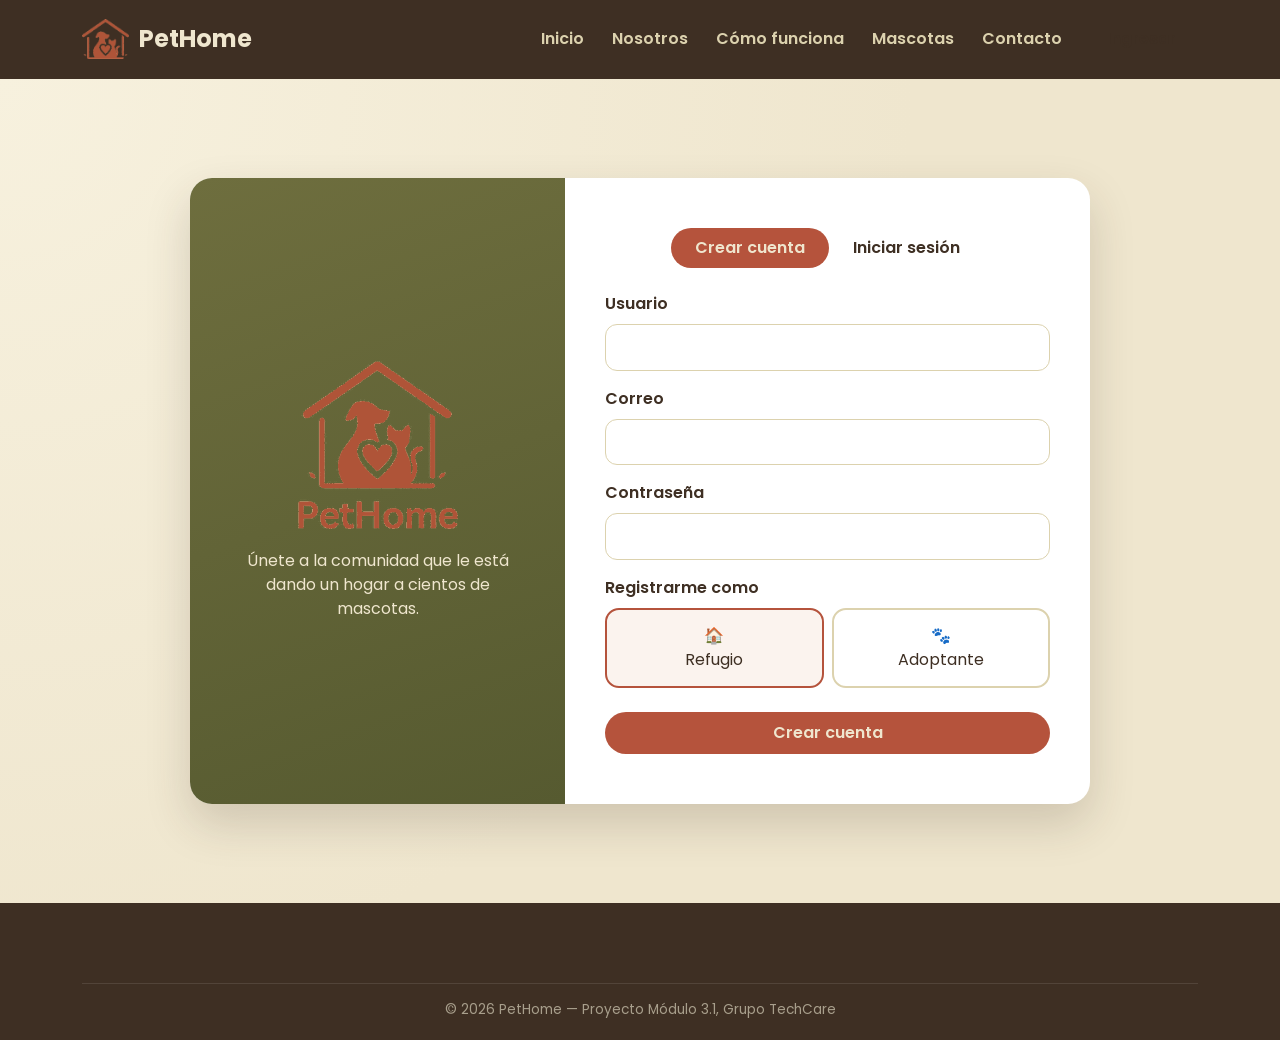
<file: login.html>
<!DOCTYPE html>
<html lang="es">
<head>
<meta charset="UTF-8">
<meta name="viewport" content="width=device-width, initial-scale=1.0">
<title>Ingresar - PetHome</title>
<link rel="icon" href="logo-icon.png">
<link href="https://cdn.jsdelivr.net/npm/bootstrap@5.3.3/dist/css/bootstrap.min.css" rel="stylesheet">
<link href="https://fonts.googleapis.com/css2?family=Playfair+Display:wght@700&family=Poppins:wght@400;500;600;700&display=swap" rel="stylesheet">
<link rel="stylesheet" href="style.css">
</head>
<body>

<nav class="navbar navbar-expand-lg navbar-pethome">
  <div class="container">
    <a class="navbar-brand" href="index.html"><img src="logo-icon.png" alt="PetHome">PetHome</a>
    <button class="navbar-toggler" type="button" data-bs-toggle="collapse" data-bs-target="#navMenu">
      <span class="navbar-toggler-icon"></span>
    </button>
    <div class="collapse navbar-collapse" id="navMenu">
      <ul class="navbar-nav ms-auto align-items-lg-center">
        <li class="nav-item"><a class="nav-link" href="index.html">Inicio</a></li>
        <li class="nav-item"><a class="nav-link" href="nosotros.html">Nosotros</a></li>
        <li class="nav-item"><a class="nav-link" href="como-funciona.html">Cómo funciona</a></li>
        <li class="nav-item"><a class="nav-link" href="catalogo.html">Mascotas</a></li>
        <li class="nav-item"><a class="nav-link" href="contacto.html">Contacto</a></li>
        <li class="nav-item ms-lg-2"><a class="btn btn-cta active" href="login.html">Ingresar</a></li>
      </ul>
    </div>
  </div>
</nav>

<div class="auth-wrapper">
  <div class="auth-card d-flex flex-column flex-lg-row reveal">

    <div class="auth-side col-lg-5">
      <img src="logo-full.png" alt="PetHome">
      <p class="mb-0">Únete a la comunidad que le está dando un hogar a cientos de mascotas.</p>
    </div>

    <div class="auth-form-side col-lg-7">
      <ul class="nav nav-pills nav-pills-auth mb-4 justify-content-center" id="authTab" role="tablist">
        <li class="nav-item" role="presentation">
          <button class="nav-link active px-4" id="tab-registro-btn" data-bs-toggle="pill" data-bs-target="#tab-registro" type="button">Crear cuenta</button>
        </li>
        <li class="nav-item" role="presentation">
          <button class="nav-link px-4" id="tab-login-btn" data-bs-toggle="pill" data-bs-target="#tab-login" type="button">Iniciar sesión</button>
        </li>
      </ul>

      <div class="tab-content">

        <!-- ---------- REGISTRO ---------- -->
        <div class="tab-pane fade show active" id="tab-registro">
          <form class="needs-validation" novalidate>
            <div class="mb-3">
              <label class="form-label fw-semibold">Usuario</label>
              <input type="text" class="form-control form-control-pethome" required>
              <div class="invalid-feedback">Escribe un nombre de usuario.</div>
            </div>
            <div class="mb-3">
              <label class="form-label fw-semibold">Correo</label>
              <input type="email" class="form-control form-control-pethome" required>
              <div class="invalid-feedback">Escribe un correo válido.</div>
            </div>
            <div class="mb-3">
              <label class="form-label fw-semibold">Contraseña</label>
              <input type="password" class="form-control form-control-pethome" required minlength="6">
              <div class="invalid-feedback">Mínimo 6 caracteres.</div>
            </div>
            <div class="mb-3">
              <label class="form-label fw-semibold d-block">Registrarme como</label>
              <div class="row g-2">
                <div class="col-6">
                  <label class="role-choice active d-block">
                    <input type="radio" name="rol" value="refugio" class="d-none" checked>
                    🏠 <br>Refugio
                  </label>
                </div>
                <div class="col-6">
                  <label class="role-choice d-block">
                    <input type="radio" name="rol" value="adoptante" class="d-none">
                    🐾 <br>Adoptante
                  </label>
                </div>
              </div>
            </div>
            <button type="submit" class="btn btn-cta w-100 mt-2">Crear cuenta</button>
            <div class="alert alert-success mt-3 d-none form-success-msg">¡Cuenta creada correctamente! (demo visual)</div>
          </form>
        </div>

        <!-- ---------- LOGIN ---------- -->
        <div class="tab-pane fade" id="tab-login">
          <form class="needs-validation" novalidate>
            <div class="mb-3">
              <label class="form-label fw-semibold">Usuario</label>
              <input type="text" class="form-control form-control-pethome" required>
              <div class="invalid-feedback">Escribe tu usuario.</div>
            </div>
            <div class="mb-3">
              <label class="form-label fw-semibold">Contraseña</label>
              <input type="password" class="form-control form-control-pethome" required>
              <div class="invalid-feedback">Escribe tu contraseña.</div>
            </div>
            <button type="submit" class="btn btn-cta w-100 mt-2">Iniciar sesión</button>
            <div class="alert alert-success mt-3 d-none form-success-msg">¡Bienvenido de nuevo! (demo visual)</div>
          </form>
        </div>

      </div>
    </div>
  </div>
</div>

<footer class="footer-pethome">
  <div class="container">
    <div class="footer-bottom">© 2026 PetHome — Proyecto Módulo 3.1, Grupo TechCare</div>
  </div>
</footer>

<script src="https://cdn.jsdelivr.net/npm/bootstrap@5.3.3/dist/js/bootstrap.bundle.min.js"></script>
<script src="script.js"></script>
</body>
</html>
</file>
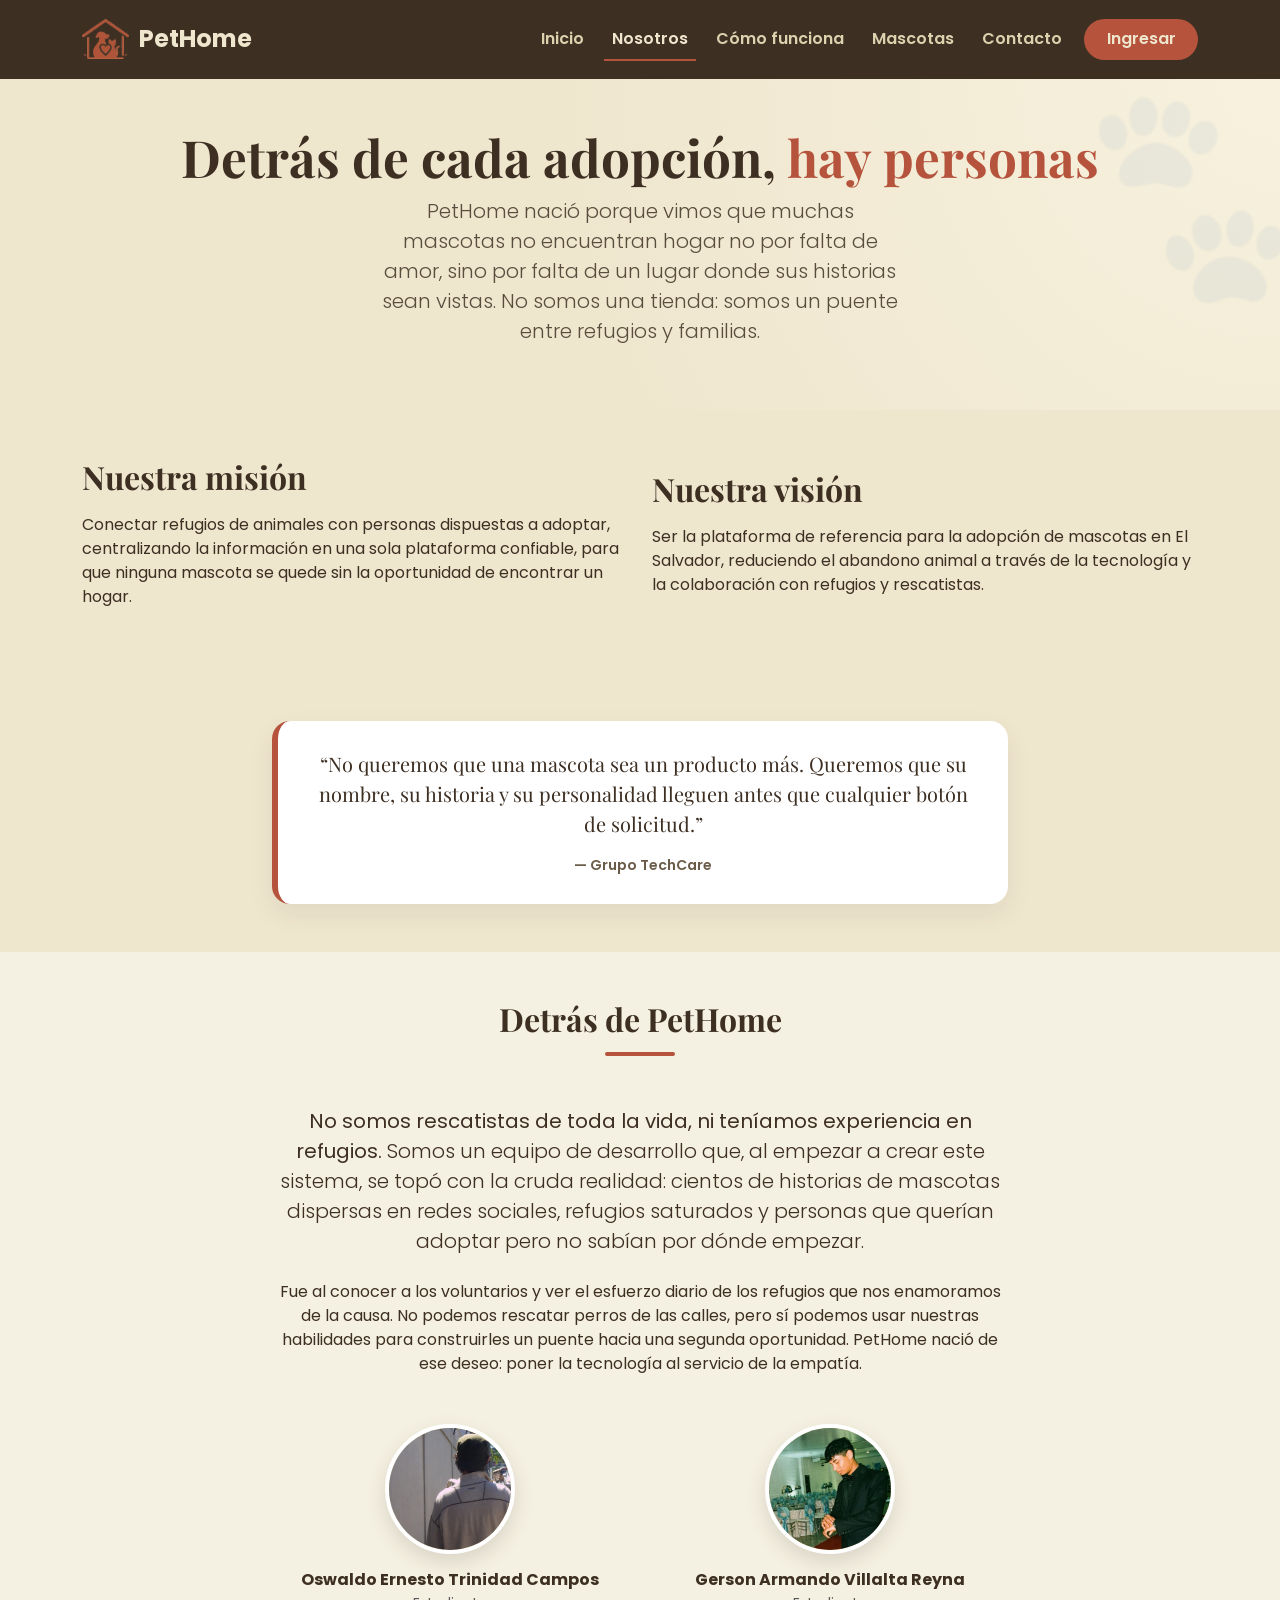
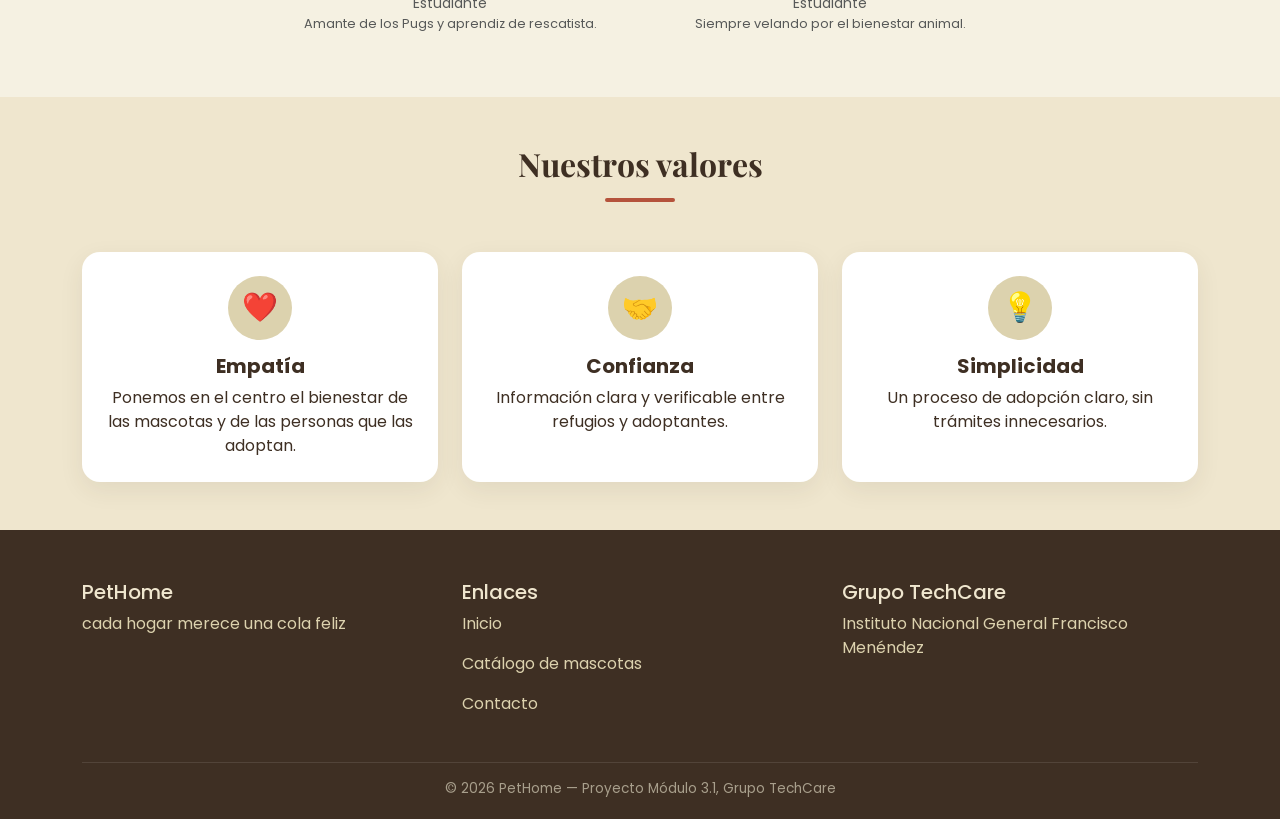
<file: nosotros.html>
<!DOCTYPE html>
<html lang="es">
<head>
<meta charset="UTF-8">
<meta name="viewport" content="width=device-width, initial-scale=1.0">
<title>Nosotros - PetHome</title>
<link rel="icon" href="logo-icon.png">
<link href="https://cdn.jsdelivr.net/npm/bootstrap@5.3.3/dist/css/bootstrap.min.css" rel="stylesheet">
<link href="https://fonts.googleapis.com/css2?family=Playfair+Display:wght@700&family=Poppins:wght@400;500;600;700&display=swap" rel="stylesheet">
<link rel="stylesheet" href="style.css">
</head>
<body>

<nav class="navbar navbar-expand-lg navbar-pethome">
  <div class="container">
    <a class="navbar-brand" href="index.html"><img src="logo-icon.png" alt="PetHome">PetHome</a>
    <button class="navbar-toggler" type="button" data-bs-toggle="collapse" data-bs-target="#navMenu">
      <span class="navbar-toggler-icon"></span>
    </button>
    <div class="collapse navbar-collapse" id="navMenu">
      <ul class="navbar-nav ms-auto align-items-lg-center">
        <li class="nav-item"><a class="nav-link" href="index.html">Inicio</a></li>
        <li class="nav-item"><a class="nav-link active" href="nosotros.html">Nosotros</a></li>
        <li class="nav-item"><a class="nav-link" href="como-funciona.html">Cómo funciona</a></li>
        <li class="nav-item"><a class="nav-link" href="catalogo.html">Mascotas</a></li>
        <li class="nav-item"><a class="nav-link" href="contacto.html">Contacto</a></li>
        <li class="nav-item ms-lg-2"><a class="btn btn-cta" href="login.html">Ingresar</a></li>
      </ul>
    </div>
  </div>
</nav>

<section class="hero py-5">
  <div class="container text-center reveal">
    <h1>Detrás de cada adopción, <span class="accent">hay personas</span></h1>
    <p class="lead mx-auto">
      PetHome nació porque vimos que muchas mascotas no encuentran hogar no por falta de amor,
      sino por falta de un lugar donde sus historias sean vistas. No somos una tienda: somos un puente entre refugios y familias.
    </p>
  </div>
</section>

<section class="py-5">
  <div class="container">
    <div class="row g-4 align-items-center">
      <div class="col-lg-6 reveal">
        <h2 class="fw-bold mb-3">Nuestra misión</h2>
        <p>Conectar refugios de animales con personas dispuestas a adoptar, centralizando la información en una sola plataforma confiable, para que ninguna mascota se quede sin la oportunidad de encontrar un hogar.</p>
      </div>
      <div class="col-lg-6 reveal">
        <h2 class="fw-bold mb-3">Nuestra visión</h2>
        <p>Ser la plataforma de referencia para la adopción de mascotas en El Salvador, reduciendo el abandono animal a través de la tecnología y la colaboración con refugios y rescatistas.</p>
      </div>
    </div>
  </div>
</section>


<section class="py-5">
  <div class="container">
    <div class="row justify-content-center">
      <div class="col-lg-8 reveal">
        <div class="quote-card text-center">
          <p>“No queremos que una mascota sea un producto más. Queremos que su nombre, su historia y su personalidad lleguen antes que cualquier botón de solicitud.”</p>
          <div class="firma">— Grupo TechCare</div>
        </div>
      </div>
    </div>
  </div>
</section>


<section class="py-5 bg-oliva-suave">
  <div class="container">
    <div class="section-title reveal">
      <h2>Detrás de PetHome</h2>
      <div class="divider"></div>
    </div>
    
    <div class="row justify-content-center mb-5">
      <div class="col-lg-8 text-center reveal">
        <p class="lead mb-4">
          <strong>No somos rescatistas de toda la vida, ni teníamos experiencia en refugios.</strong> 
          Somos un equipo de desarrollo que, al empezar a crear este sistema, se topó con la cruda realidad: 
          cientos de historias de mascotas dispersas en redes sociales, refugios saturados y personas que querían 
          adoptar pero no sabían por dónde empezar.
        </p>
        <p class="mb-0">
          Fue al conocer a los voluntarios y ver el esfuerzo diario de los refugios que nos enamoramos de la causa. 
          No podemos rescatar perros de las calles, pero sí podemos usar nuestras habilidades para construirles un puente hacia una segunda oportunidad. 
          PetHome nació de ese deseo: poner la tecnología al servicio de la empatía.
        </p>
      </div>
    </div>

    <div class="row g-4 text-center justify-content-center">
      <!-- Integrante 1 -->
      <div class="col-md-4 col-6 reveal">
        <div class="team-avatar">
          <img src="oswal.jpeg" alt="">
        </div>
        <h6 class="fw-bold mb-1">Oswaldo Ernesto Trinidad Campos</h6>
        <p class="small text-muted mb-0">Estudiante</p>
        <p class="small text-muted" style="font-size: 0.8rem;">Amante de los Pugs y aprendiz de rescatista.</p>
      </div>

      <!-- Integrante 2 -->
      <div class="col-md-4 col-6 reveal">
        <div class="team-avatar">
          <img src="Reyna.jpeg" alt="">
        </div>
        <h6 class="fw-bold mb-1">Gerson Armando Villalta Reyna</h6>
        <p class="small text-muted mb-0">Estudiante</p>
        <p class="small text-muted" style="font-size: 0.8rem;">Siempre velando por el bienestar animal.</p>
      </div>
    </div>
  </div>
</section>

<section class="py-5">
  <div class="container">
    <div class="section-title reveal">
      <h2>Nuestros valores</h2>
      <div class="divider"></div>
    </div>
    <div class="row g-4">
      <div class="col-md-4 reveal">
        <div class="card-pethome p-4 text-center">
          <div class="icon-circle mx-auto">❤️</div>
          <h5 class="fw-bold">Empatía</h5>
          <p class="mb-0">Ponemos en el centro el bienestar de las mascotas y de las personas que las adoptan.</p>
        </div>
      </div>
      <div class="col-md-4 reveal">
        <div class="card-pethome p-4 text-center">
          <div class="icon-circle mx-auto">🤝</div>
          <h5 class="fw-bold">Confianza</h5>
          <p class="mb-0">Información clara y verificable entre refugios y adoptantes.</p>
        </div>
      </div>
      <div class="col-md-4 reveal">
        <div class="card-pethome p-4 text-center">
          <div class="icon-circle mx-auto">💡</div>
          <h5 class="fw-bold">Simplicidad</h5>
          <p class="mb-0">Un proceso de adopción claro, sin trámites innecesarios.</p>
        </div>
      </div>
    </div>
  </div>
</section>

<footer class="footer-pethome">
  <div class="container">
    <div class="row g-4">
      <div class="col-md-4">
        <h5>PetHome</h5>
        <p>cada hogar merece una cola feliz</p>
      </div>
      <div class="col-md-4">
        <h5>Enlaces</h5>
        <p><a href="index.html">Inicio</a></p>
        <p><a href="catalogo.html">Catálogo de mascotas</a></p>
        <p><a href="contacto.html">Contacto</a></p>
      </div>
      <div class="col-md-4">
        <h5>Grupo TechCare</h5>
        <p class="mb-0">Instituto Nacional General Francisco Menéndez</p>
      </div>
    </div>
    <div class="footer-bottom">© 2026 PetHome — Proyecto Módulo 3.1, Grupo TechCare</div>
  </div>
</footer>

<script src="https://cdn.jsdelivr.net/npm/bootstrap@5.3.3/dist/js/bootstrap.bundle.min.js"></script>
<script src="script.js"></script>
</body>
</html>
</file>
<file: style.css>
:root {
  --crema: #EFE6CE;
  --oliva: #6E6E3E;
  --ladrillo: #B5533C;
  --cafe: #3E2F23;
  --linea-clara: #DCD2AE;
  --blanco: #FFFFFF;
}

body {
  font-family: 'Poppins', sans-serif;
  background-color: var(--crema);
  color: var(--cafe);
}

h1, h2, h3, h4, .brand-font {
  font-family: 'Playfair Display', Georgia, serif;
}

/* ---------- Navbar ---------- */
.navbar-pethome {
  background-color: var(--cafe);
  padding-top: .9rem;
  padding-bottom: .9rem;
}
.navbar-pethome .navbar-brand {
  color: var(--crema) !important;
  font-weight: 700;
  font-size: 1.5rem;
  display: flex;
  align-items: center;
  gap: 10px;
}
.navbar-pethome .navbar-brand img { height: 40px; }
.navbar-pethome .nav-link {
  color: var(--linea-clara) !important;
  font-weight: 600;
  margin: 0 6px;
  position: relative;
  transition: color .25s ease;
}
.navbar-pethome .nav-link::after {
  content: "";
  position: absolute;
  left: 0; bottom: -2px;
  width: 0%;
  height: 2px;
  background: var(--ladrillo);
  transition: width .3s ease;
}
.navbar-pethome .nav-link:hover { color: var(--crema) !important; }
.navbar-pethome .nav-link:hover::after,
.navbar-pethome .nav-link.active::after { width: 100%; }
.navbar-pethome .nav-link.active { color: var(--crema) !important; }

.btn-cta {
  background-color: var(--ladrillo);
  color: var(--crema);
  border: none;
  font-weight: 600;
  padding: .55rem 1.4rem;
  border-radius: 30px;
  transition: transform .25s ease, box-shadow .25s ease, background-color .25s ease;
}
.btn-cta:hover {
  background-color: #9c4632;
  color: var(--crema);
  transform: translateY(-3px);
  box-shadow: 0 10px 20px rgba(181, 83, 60, 0.35);
}
.btn-outline-pethome {
  border: 2px solid var(--oliva);
  color: var(--oliva);
  font-weight: 600;
  border-radius: 30px;
  padding: .5rem 1.3rem;
  transition: all .25s ease;
  background: transparent;
}
.btn-outline-pethome:hover {
  background-color: var(--oliva);
  color: var(--crema);
  transform: translateY(-3px);
}

/* ---------- Hero ---------- */
.hero {
  background: radial-gradient(circle at top right, #f7f1de 0%, var(--crema) 55%);
  padding: 100px 0 80px;
  position: relative;
  overflow: hidden;
}
.hero::before {
  content: "🐾";
  position: absolute;
  font-size: 12rem;
  opacity: .05;
  right: -30px;
  top: -30px;
  transform: rotate(15deg);
}
.hero h1 {
  font-size: 3.2rem;
  font-weight: 700;
  color: var(--cafe);
}
.hero .accent { color: var(--ladrillo); }
.hero p.lead {
  color: #5a4d3d;
  max-width: 520px;
}
.hero img.hero-logo {
  max-width: 340px;
  filter: drop-shadow(0 20px 25px rgba(62,47,35,.25));
  animation: float 4s ease-in-out infinite;
}
@keyframes float {
  0%, 100% { transform: translateY(0px); }
  50% { transform: translateY(-14px); }
}

/* ---------- Sections ---------- */
.section-title {
  text-align: center;
  margin-bottom: 50px;
}
.section-title h2 {
  font-weight: 700;
  color: var(--cafe);
}
.section-title .divider {
  width: 70px;
  height: 4px;
  background: var(--ladrillo);
  margin: 14px auto 0;
  border-radius: 4px;
}
.bg-oliva-suave { background-color: #f5f1e2; }

/* ---------- Cards ---------- */
.card-pethome {
  background: var(--blanco);
  border: none;
  border-radius: 18px;
  box-shadow: 0 8px 24px rgba(62,47,35,.08);
  transition: transform .3s ease, box-shadow .3s ease;
  overflow: hidden;
  height: 100%;
}
.card-pethome:hover {
  transform: translateY(-10px);
  box-shadow: 0 18px 34px rgba(62,47,35,.18);
}
.card-pethome .icon-circle {
  width: 64px; height: 64px;
  border-radius: 50%;
  background: var(--linea-clara);
  display: flex; align-items: center; justify-content: center;
  font-size: 1.8rem;
  margin-bottom: 14px;
}
.badge-estado {
  font-size: .72rem;
  font-weight: 700;
  padding: .35em .8em;
  border-radius: 20px;
}
.badge-disponible { background: var(--oliva); color: var(--crema); }
.badge-proceso { background: var(--ladrillo); color: var(--crema); }
.badge-adoptado { background: #8a8370; color: var(--crema); }

.pet-photo {
  height: 230px;
  background-size: cover;
  background-position: center;
  position: relative;
}
.pet-photo::after {
  content: "";
  position: absolute;
  inset: 0;
  background: linear-gradient(to top, rgba(62,47,35,.18), transparent 45%);
}

/* ---------- Team ---------- */
.team-avatar {
  width: 130px; /* Un poquito más grande para que se vea bien la foto */
  height: 130px;
  border-radius: 50%;
  background: var(--linea-clara);
  display: flex; 
  align-items: center; 
  justify-content: center;
  font-size: 2.5rem;
  color: var(--ladrillo);
  margin: 0 auto 16px;
  border: 4px solid var(--blanco);
  box-shadow: 0 8px 20px rgba(62,47,35,.15);
  overflow: hidden; /* Para que la foto no se salga del círculo */
}

/* Nueva regla para las fotos dentro del avatar */
.team-avatar img {
  width: 100%;
  height: 100%;
  object-fit: cover; /* Ajusta la foto para que llene el círculo sin deformarse */
  display: block;
}

/* ---------- Timeline ---------- */
.timeline-step {
  position: relative;
  padding-left: 70px;
  margin-bottom: 40px;
}
.timeline-step .step-number {
  position: absolute;
  left: 0; top: 0;
  width: 50px; height: 50px;
  border-radius: 50%;
  background: var(--ladrillo);
  color: var(--crema);
  display: flex; align-items: center; justify-content: center;
  font-weight: 700;
  font-size: 1.3rem;
  box-shadow: 0 8px 16px rgba(181,83,60,.35);
}
.timeline-step:not(:last-child)::before {
  content: "";
  position: absolute;
  left: 24px; top: 50px;
  width: 2px; height: calc(100% + 5px);
  background: var(--linea-clara);
}

/* ---------- Auth ---------- */
.auth-wrapper {
  min-height: calc(100vh - 76px);
  display: flex;
  align-items: center;
  justify-content: center;
  padding: 60px 15px;
  background: radial-gradient(circle at top left, #f7f1de 0%, var(--crema) 60%);
}
.auth-card {
  background: var(--blanco);
  border-radius: 22px;
  box-shadow: 0 20px 45px rgba(62,47,35,.18);
  overflow: hidden;
  max-width: 900px;
  width: 100%;
}
.auth-side {
  background: linear-gradient(160deg, var(--oliva), #565a30);
  color: var(--crema);
  padding: 50px 40px;
  display: flex;
  flex-direction: column;
  justify-content: center;
  align-items: center;
  text-align: center;
}
.auth-side img { max-width: 160px; margin-bottom: 20px; }
.auth-form-side { padding: 50px 40px; }
.nav-pills-auth .nav-link {
  color: var(--cafe);
  font-weight: 600;
  border-radius: 30px;
}
.nav-pills-auth .nav-link.active {
  background-color: var(--ladrillo) !important;
  color: var(--crema) !important;
}
.form-control-pethome {
  border-radius: 12px;
  border: 1.5px solid var(--linea-clara);
  padding: .65rem 1rem;
}
.form-control-pethome:focus {
  border-color: var(--oliva);
  box-shadow: 0 0 0 .2rem rgba(110,110,62,.15);
}
.role-choice {
  border: 2px solid var(--linea-clara);
  border-radius: 14px;
  padding: 14px;
  cursor: pointer;
  transition: all .2s ease;
  text-align: center;
}
.role-choice.active, .role-choice:hover {
  border-color: var(--ladrillo);
  background: #fbf3ee;
}

/* ---------- Footer ---------- */
footer.footer-pethome {
  background: var(--cafe);
  color: var(--linea-clara);
  padding: 50px 0 20px;
}
footer.footer-pethome h5 { color: var(--crema); }
footer.footer-pethome a { color: var(--linea-clara); text-decoration: none; }
footer.footer-pethome a:hover { color: var(--crema); }
.footer-bottom {
  border-top: 1px solid rgba(255,255,255,.1);
  margin-top: 30px;
  padding-top: 16px;
  font-size: .85rem;
  text-align: center;
  color: #a89f8c;
}

/* ---------- Scroll reveal ---------- */
.reveal {
  opacity: 0;
  transform: translateY(30px);
  transition: opacity .7s ease, transform .7s ease;
}
.reveal.is-visible {
  opacity: 1;
  transform: translateY(0);
}

/* ---------- Filter buttons ---------- */
.filtro-btn {
  border: 2px solid var(--oliva);
  color: var(--oliva);
  background: transparent;
  border-radius: 30px;
  padding: .4rem 1.2rem;
  font-weight: 600;
  margin: 0 5px 10px;
  transition: all .2s ease;
}
.filtro-btn.active, .filtro-btn:hover {
  background: var(--oliva);
  color: var(--crema);
}

/* ---------- FAQ ---------- */
.accordion-pethome .accordion-button {
  font-weight: 600;
  color: var(--cafe);
  background-color: var(--blanco);
}
.accordion-pethome .accordion-button:not(.collapsed) {
  background-color: var(--linea-clara);
  color: var(--cafe);
}
.accordion-pethome .accordion-button:focus { box-shadow: none; }

/* =========================================================
   NUEVO: detalles para que la página se sienta más humana
   ========================================================= */

.texto-humano {
  max-width: 760px;
  margin: 0 auto;
  color: #5a4d3d;
}

.human-strip {
  background: linear-gradient(135deg, #fffaf0, #f5f1e2);
  border: 1px solid var(--linea-clara);
  border-radius: 22px;
  padding: 24px 28px;
  box-shadow: 0 10px 24px rgba(62,47,35,.06);
}

.human-strip strong { color: var(--ladrillo); }

.quote-card {
  background: var(--blanco);
  border-left: 6px solid var(--ladrillo);
  border-radius: 18px;
  padding: 28px;
  box-shadow: 0 10px 26px rgba(62,47,35,.08);
  height: 100%;
}
.quote-card p {
  font-family: 'Playfair Display', Georgia, serif;
  font-size: 1.25rem;
  line-height: 1.5;
  color: var(--cafe);
}
.quote-card .firma {
  font-family: 'Poppins', sans-serif;
  font-size: .88rem;
  font-weight: 600;
  color: #6b5c49;
}

.story-card {
  height: 100%;
}
.story-card .story-photo {
  height: 220px;
  background-size: cover;
  background-position: center;
  position: relative;
}
.story-card .story-photo::after {
  content: "";
  position: absolute;
  inset: 0;
  background: linear-gradient(to top, rgba(62,47,35,.35), transparent 55%);
}
.story-card .story-label {
  position: absolute;
  left: 14px;
  bottom: 12px;
  z-index: 1;
  background: rgba(239,230,206,.92);
  color: var(--cafe);
  padding: .3rem .75rem;
  border-radius: 999px;
  font-size: .78rem;
  font-weight: 700;
}

.pet-personality {
  display: flex;
  flex-wrap: wrap;
  gap: 6px;
  margin: 10px 0 12px;
}
.pet-tag {
  background: #f8f3e7;
  border: 1px solid var(--linea-clara);
  color: var(--cafe);
  border-radius: 999px;
  padding: .22rem .62rem;
  font-size: .74rem;
  font-weight: 600;
}

.pet-quote {
  font-size: .9rem;
  color: #5a4d3d;
  font-style: italic;
  border-left: 3px solid var(--linea-clara);
  padding-left: 10px;
  margin-bottom: 12px;
}

.btn-link-pethome {
  color: var(--ladrillo);
  font-weight: 600;
  text-decoration: none;
}
.btn-link-pethome:hover {
  color: #9c4632;
  text-decoration: underline;
}

.compromiso-box {
  background: var(--blanco);
  border: 1px dashed var(--ladrillo);
  border-radius: 18px;
  padding: 24px;
  box-shadow: 0 8px 22px rgba(62,47,35,.06);
  height: 100%;
}

.check-list {
  list-style: none;
  padding-left: 0;
  margin-bottom: 0;
}
.check-list li {
  margin-bottom: .55rem;
  padding-left: 1.6rem;
  position: relative;
}
.check-list li::before {
  content: "🐾";
  position: absolute;
  left: 0;
  top: 0;
  font-size: .9rem;
}

.testimonial-card {
  background: var(--blanco);
  border-radius: 18px;
  padding: 24px;
  box-shadow: 0 8px 24px rgba(62,47,35,.08);
  height: 100%;
}
.testimonial-card .avatar-emoji {
  width: 48px;
  height: 48px;
  border-radius: 50%;
  background: var(--linea-clara);
  display: inline-flex;
  align-items: center;
  justify-content: center;
  font-size: 1.35rem;
  margin-bottom: 12px;
}
.testimonial-card p {
  font-size: .94rem;
  color: #4d4033;
}
.testimonial-card .nombre {
  font-weight: 700;
  font-size: .88rem;
  color: var(--cafe);
}
.testimonial-card .rol {
  font-size: .78rem;
  color: #7c6d5a;
}

.refugio-card {
  background: var(--blanco);
  border-radius: 18px;
  padding: 22px;
  box-shadow: 0 8px 24px rgba(62,47,35,.08);
  height: 100%;
  border-top: 5px solid var(--oliva);
}

.photo-frame {
  border-radius: 22px;
  overflow: hidden;
  box-shadow: 0 18px 35px rgba(62,47,35,.18);
}

.small-note {
  font-size: .82rem;
  color: #7c6d5a;
}

#filtro-contador {
  color: #6b5c49;
  font-weight: 600;
}
</file>
